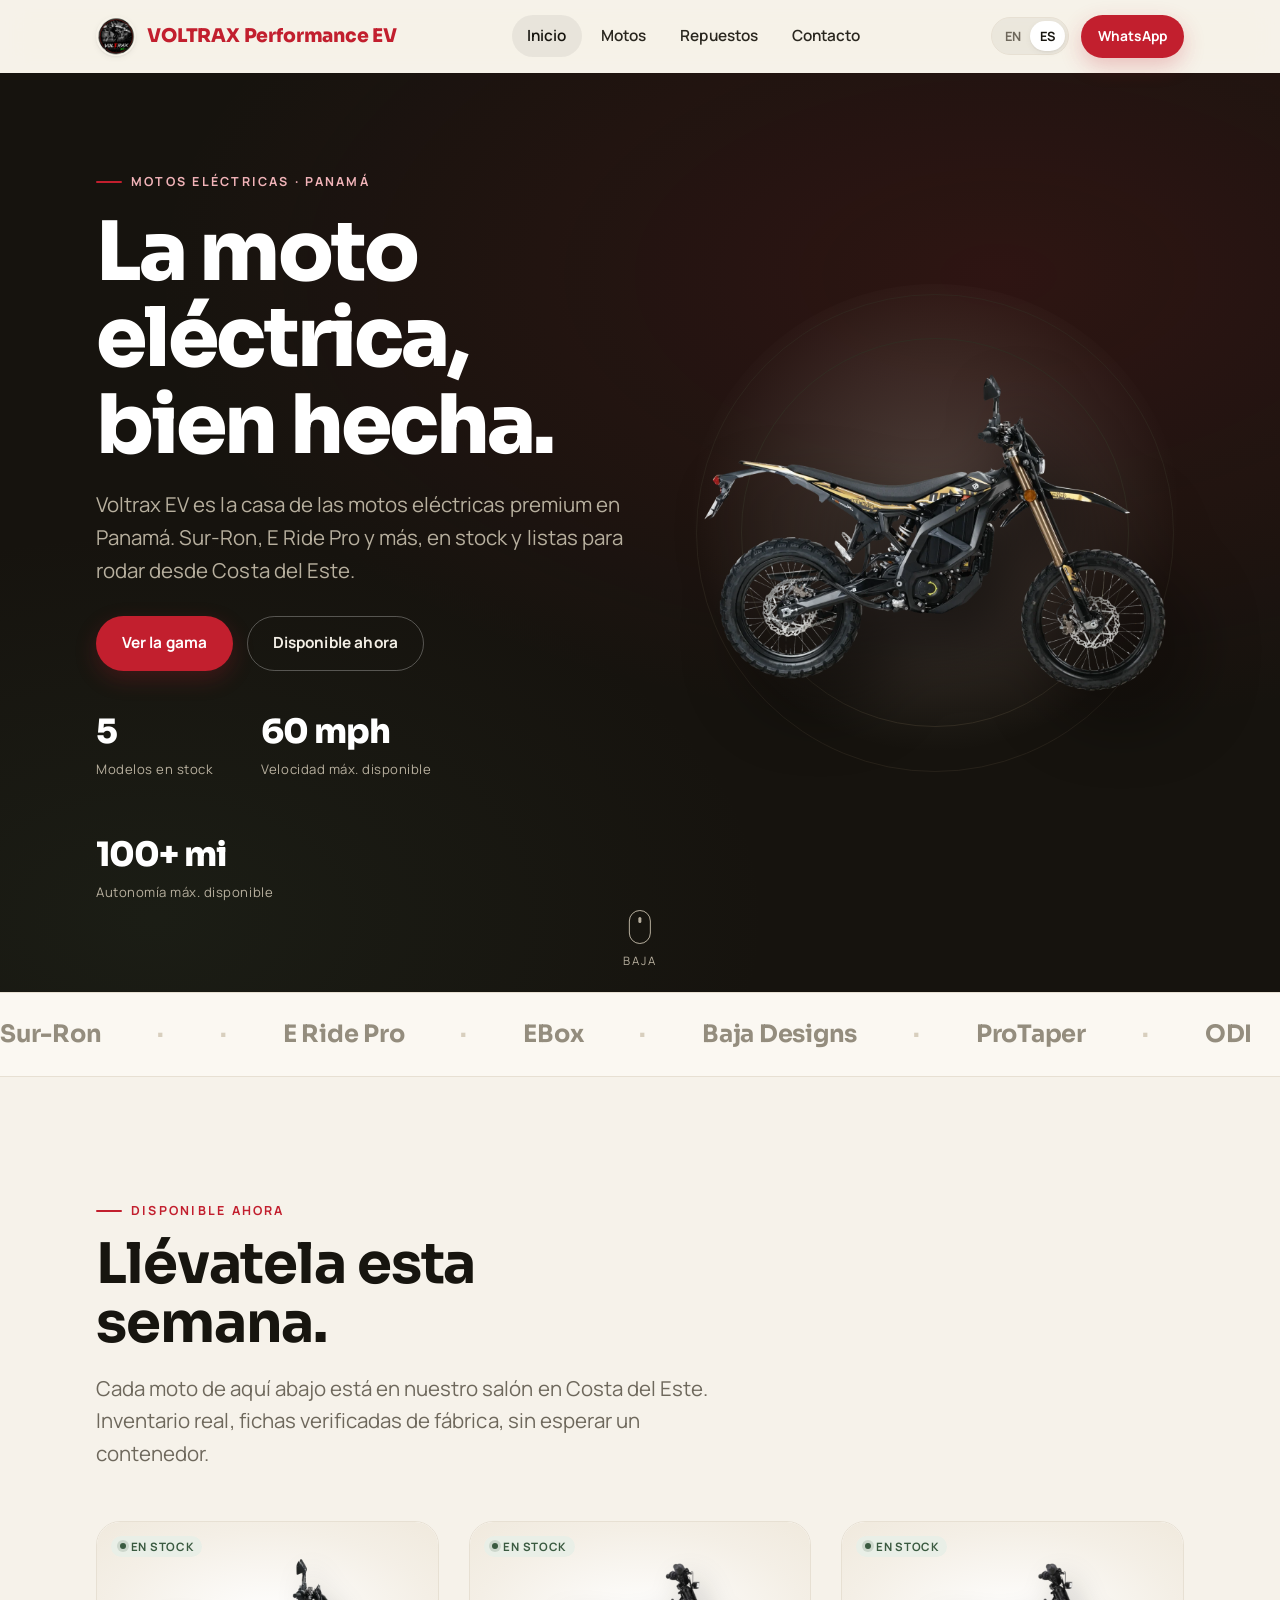
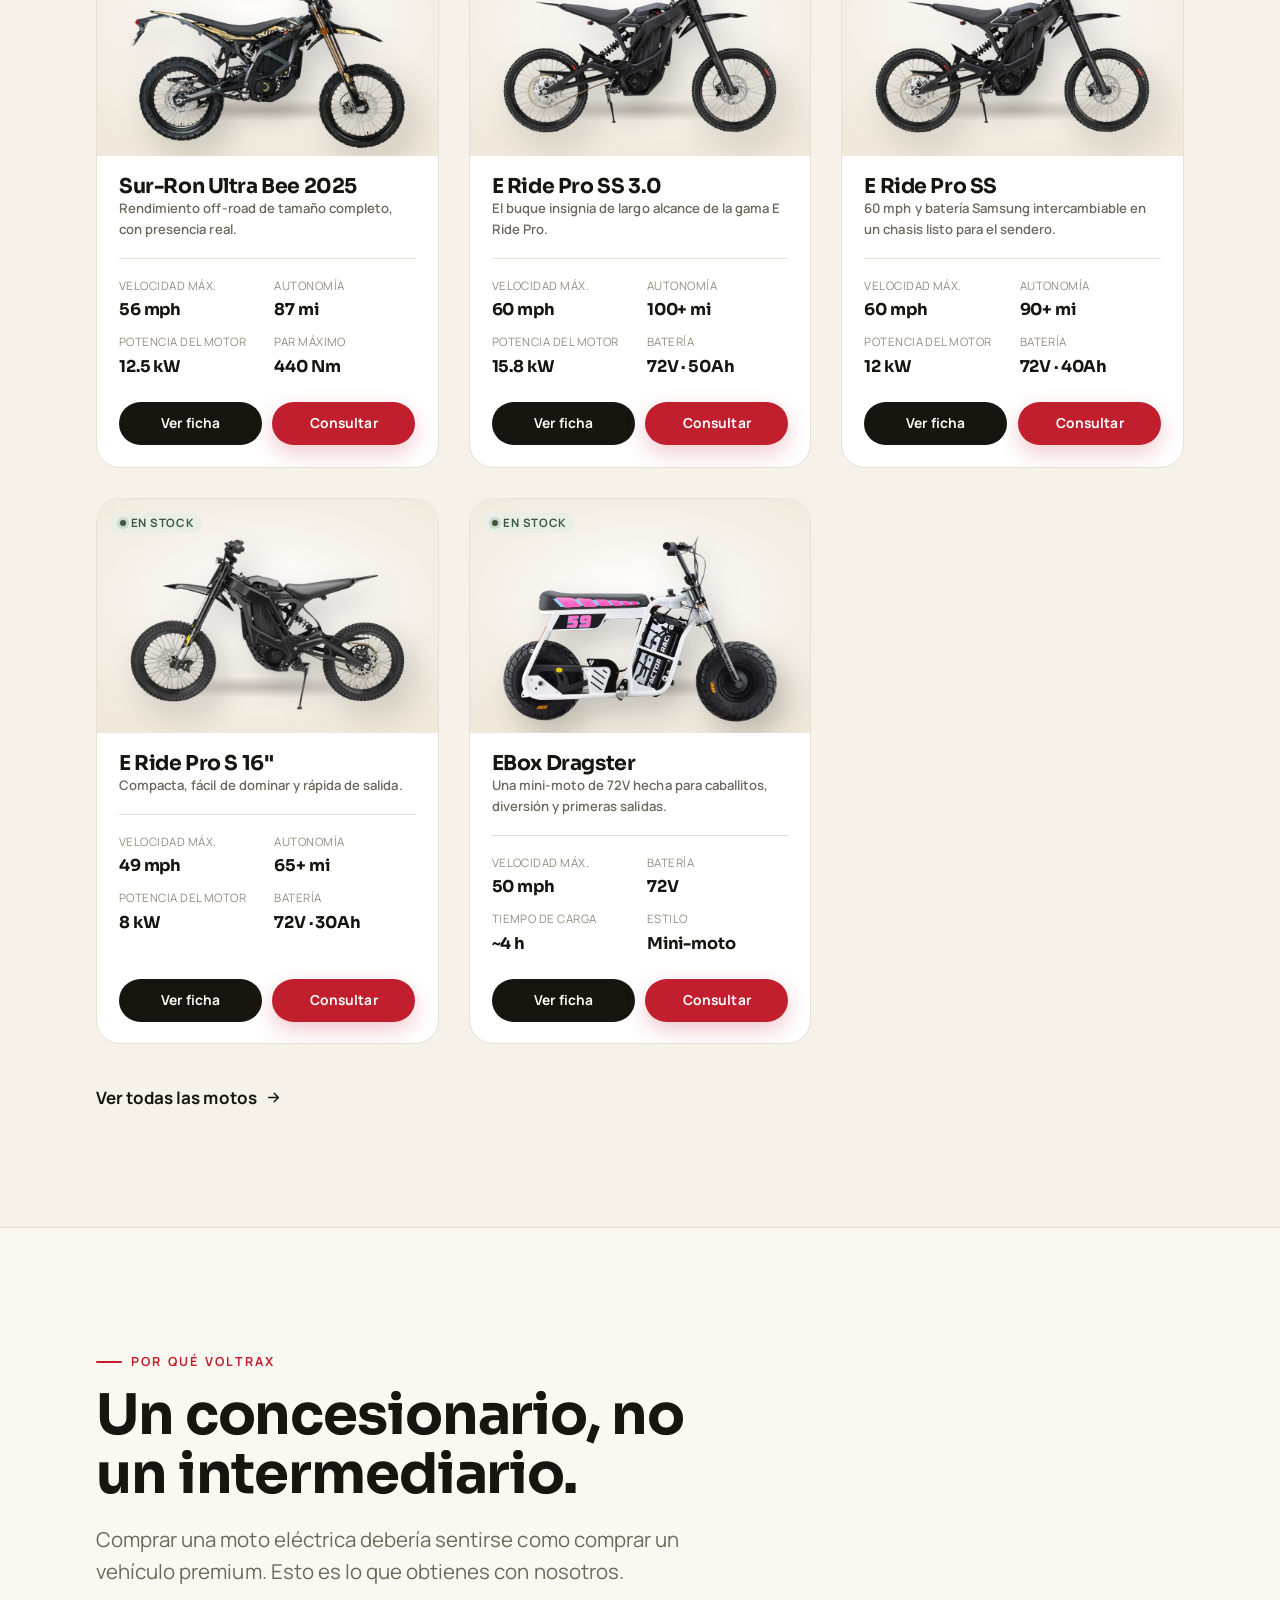
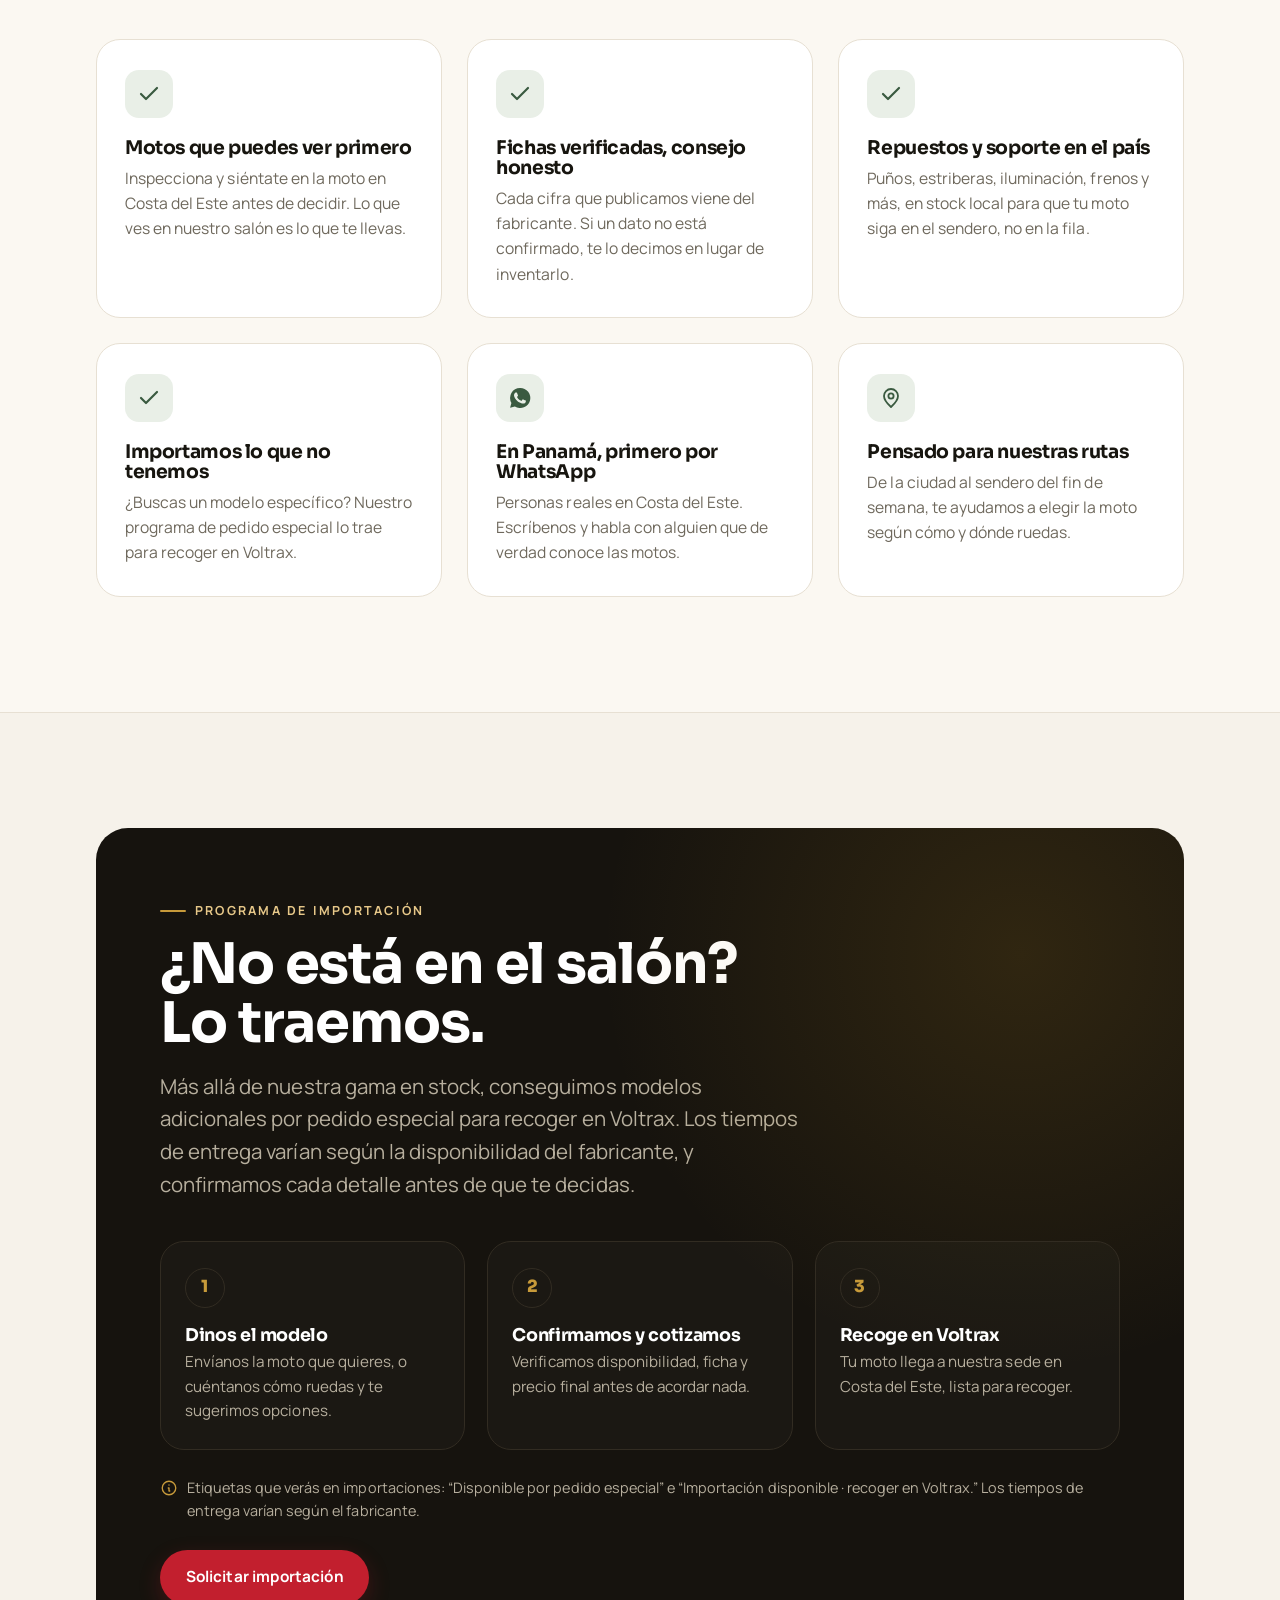
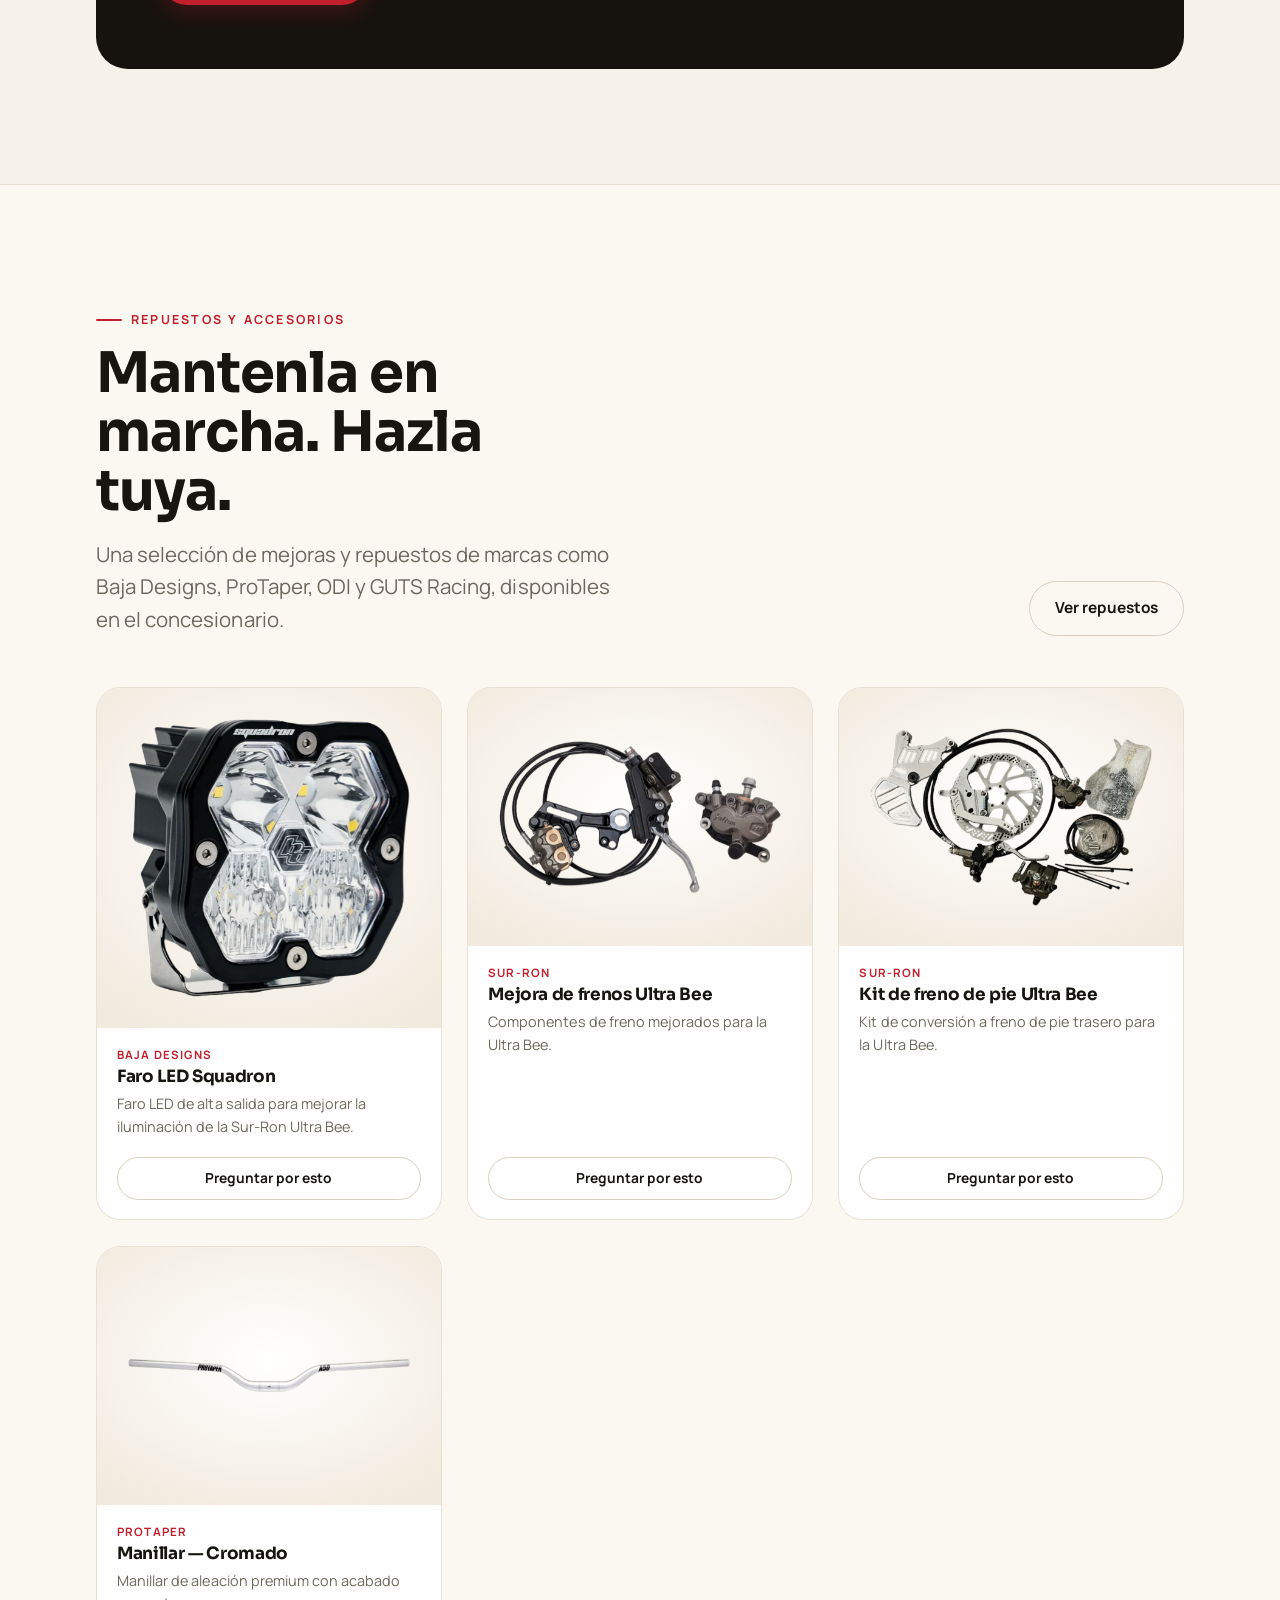
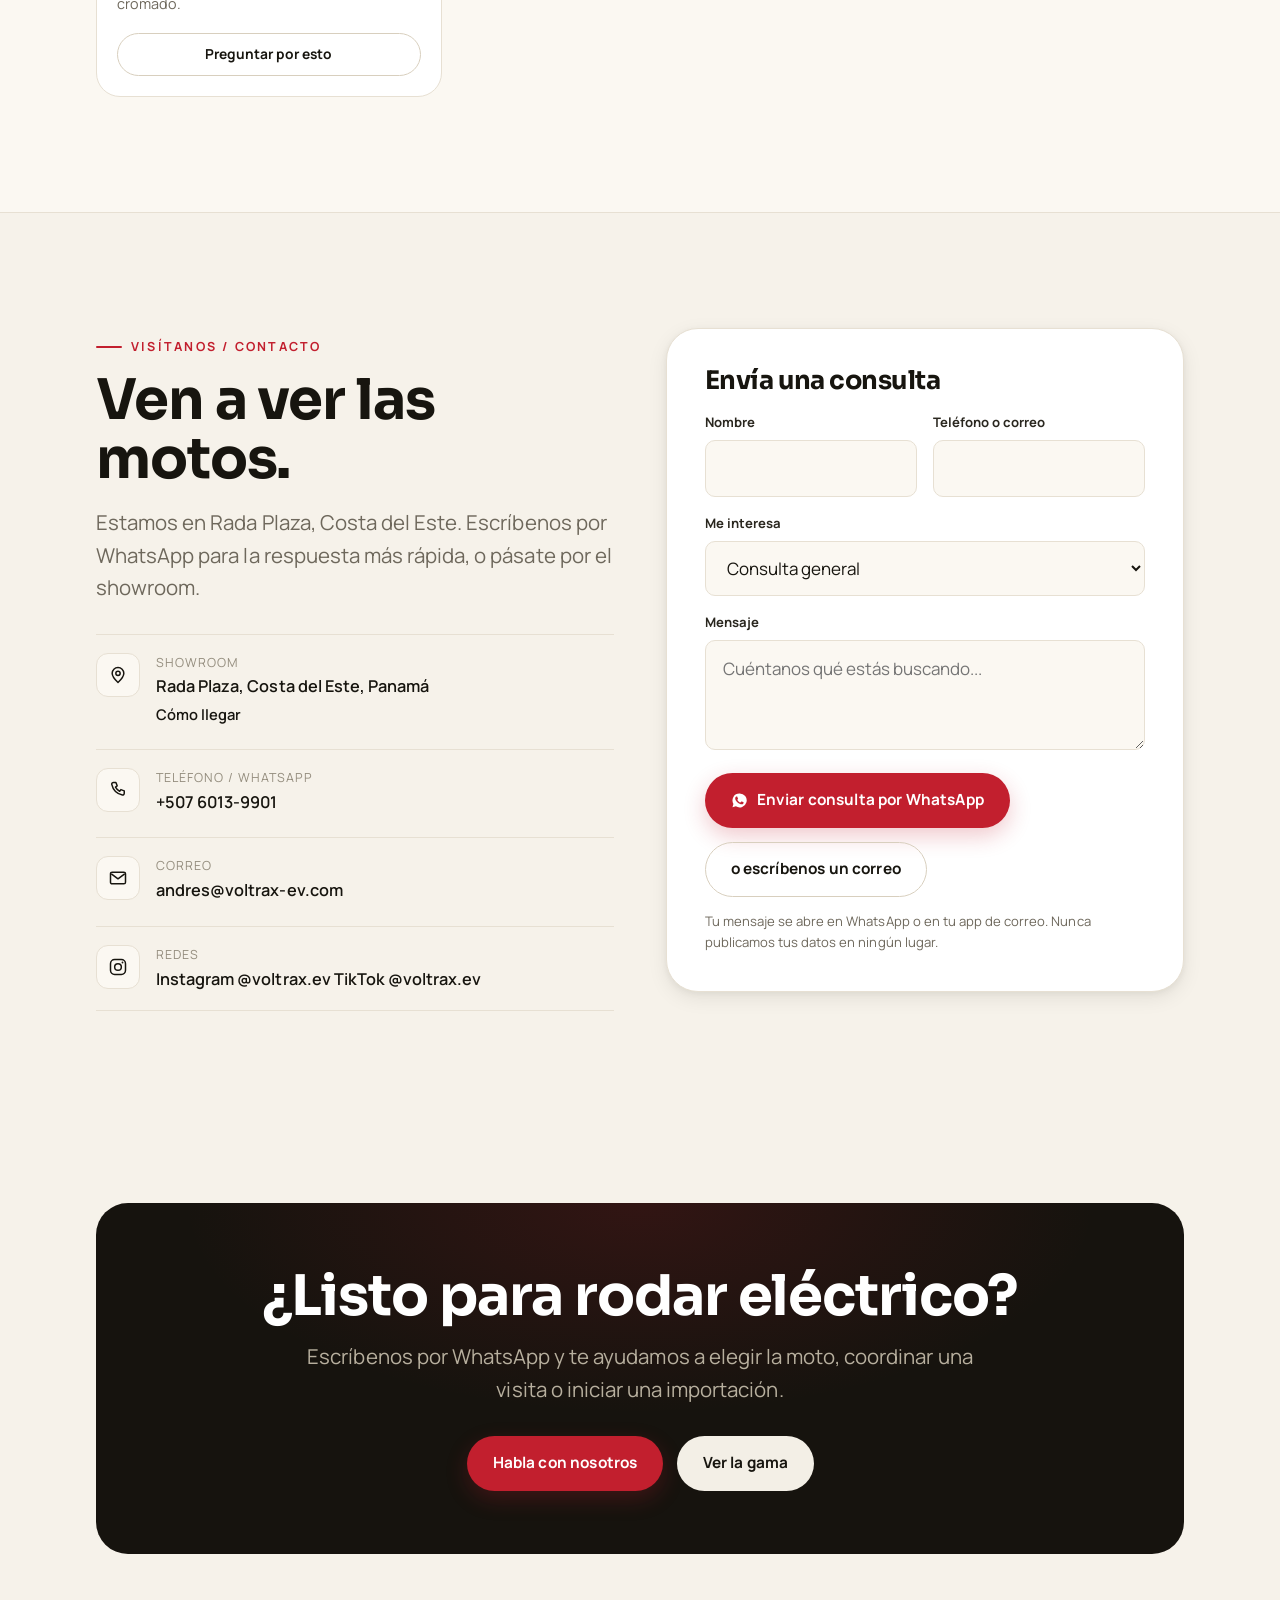
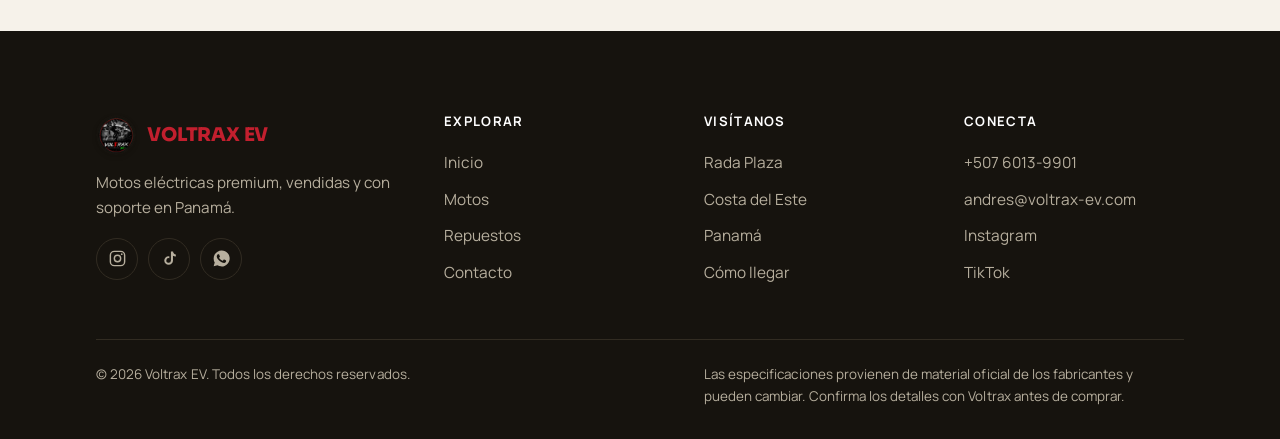
<file: site/index.html>
<!DOCTYPE html>
<html lang="en">
<head>
  <meta charset="UTF-8">
  <meta name="viewport" content="width=device-width, initial-scale=1">
  <script>document.documentElement.className += ' js';</script>
  <title>Voltrax EV — Premium Electric Motorcycles in Panama</title>
  <meta name="description" content="Voltrax EV is Panama's premium electric motorcycle dealership in Costa del Este. Sur-Ron, E Ride Pro and EBox in stock, plus parts and a special-order import program.">
  <link rel="canonical" href="https://voltrax-ev.com/">
  <meta name="theme-color" content="#16130E">

  <!-- Open Graph -->
  <meta property="og:type" content="website">
  <meta property="og:site_name" content="Voltrax EV">
  <meta property="og:title" content="Voltrax EV — Premium Electric Motorcycles in Panama">
  <meta property="og:description" content="Sur-Ron, E Ride Pro and EBox electric motorcycles in stock in Costa del Este, Panama. Parts, service and a special-order import program.">
  <meta property="og:image" content="https://voltrax-ev.com/assets/img/bikes/surron-ultrabee-black.webp">
  <meta property="og:locale" content="en_US">
  <meta property="og:locale:alternate" content="es_PA">
  <meta name="twitter:card" content="summary_large_image">

  <link rel="alternate" hreflang="en" href="https://voltrax-ev.com/">
  <link rel="alternate" hreflang="es" href="https://voltrax-ev.com/?lang=es">
  <link rel="alternate" hreflang="x-default" href="https://voltrax-ev.com/">

  <link rel="icon" href="assets/img/brand/favicon-32.png" sizes="32x32">
  <link rel="apple-touch-icon" href="assets/img/brand/favicon-180.png">
  <link rel="manifest" href="site.webmanifest">

  <link rel="preconnect" href="https://fonts.googleapis.com">
  <link rel="preconnect" href="https://fonts.gstatic.com" crossorigin>
  <link rel="preload" as="image" href="assets/img/bikes/surron-ultrabee-black.webp">
  <link href="https://fonts.googleapis.com/css2?family=Manrope:wght@400;500;600;700;800&family=Sora:wght@600;700;800&display=swap" rel="stylesheet">
  <link rel="stylesheet" href="assets/css/styles.css">

  <script type="application/ld+json">
  {
    "@context": "https://schema.org",
    "@type": "MotorcycleDealer",
    "name": "Voltrax EV",
    "description": "Premium electric motorcycle dealership in Panama.",
    "image": "https://voltrax-ev.com/assets/img/brand/logo.webp",
    "@id": "https://voltrax-ev.com/",
    "url": "https://voltrax-ev.com/",
    "telephone": "+507 6013-9901",
    "email": "andres@voltrax-ev.com",
    "address": {
      "@type": "PostalAddress",
      "streetAddress": "Rada Plaza, Costa del Este",
      "addressLocality": "Panama City",
      "addressCountry": "PA"
    },
    "areaServed": "Panama",
    "sameAs": [
      "https://www.tiktok.com/@voltrax.ev",
      "https://www.instagram.com/voltrax.ev"
    ]
  }
  </script>
</head>
<body>
  <a class="skip-link" href="#main" data-i18n="nav.home">Skip to content</a>

  <!-- ============================================================ HEADER -->
  <header class="site-header">
    <div class="container nav">
      <a class="brand" href="index.html" aria-label="Voltrax EV home">
        <img src="assets/img/brand/logo@192.webp" alt="" width="40" height="40">
        <span><b>VOLTRAX</b> <span data-i18n="brand.perf">Performance EV</span></span>
      </a>
      <nav class="nav-links" aria-label="Primary">
        <a href="index.html" data-nav="index.html" data-i18n="nav.home">Home</a>
        <a href="bikes.html" data-nav="bikes.html" data-i18n="nav.bikes">Bikes</a>
        <a href="parts.html" data-nav="parts.html" data-i18n="nav.parts">Parts</a>
        <a href="index.html#contact" data-i18n="nav.contact">Contact</a>
      </nav>
      <div class="nav-right">
        <div class="lang-toggle" role="group" aria-label="Language">
          <button type="button" data-lang="en" data-i18n="lang.en">EN</button>
          <button type="button" data-lang="es" data-i18n="lang.es">ES</button>
        </div>
        <a class="btn btn--primary btn--sm" href="https://wa.me/50760139901" target="_blank" rel="noopener" data-i18n="cta.whatsapp">WhatsApp</a>
        <button class="nav-toggle" aria-label="Menu" aria-expanded="false" aria-controls="mobileNav"><span></span></button>
      </div>
    </div>
    <nav class="nav-mobile" id="mobileNav" aria-label="Mobile">
      <a href="index.html" data-i18n="nav.home">Home</a>
      <a href="bikes.html" data-i18n="nav.bikes">Bikes</a>
      <a href="parts.html" data-i18n="nav.parts">Parts</a>
      <a href="index.html#contact" data-i18n="nav.contact">Contact</a>
      <a class="btn btn--primary" href="https://wa.me/50760139901" target="_blank" rel="noopener" data-i18n="cta.whatsapp">WhatsApp</a>
    </nav>
  </header>

  <main id="main">
    <!-- ============================================================ HERO -->
    <section class="hero">
      <div class="container hero-inner">
        <div class="hero-copy reveal in">
          <p class="eyebrow" data-i18n="hero.eyebrow">Electric motorcycles · Panama</p>
          <h1 class="h-display" data-i18n="hero.title" style="margin:18px 0">The electric ride, done properly.</h1>
          <p class="lead" data-i18n="hero.sub">Voltrax EV is Panama's home for premium electric motorcycles.</p>
          <div class="btn-row" style="margin-top:30px">
            <a class="btn btn--primary" href="bikes.html" data-i18n="cta.viewBikes">View the lineup</a>
            <a class="btn btn--on-dark" href="#featured" data-i18n="feat.eyebrow">In stock now</a>
          </div>
          <div class="hero-stats">
            <div class="hero-stat"><div class="n" data-i18n="hero.stat1n">5</div><div class="l" data-i18n="hero.stat1l">Models in stock</div></div>
            <div class="hero-stat"><div class="n" data-i18n="hero.stat2n">60 mph</div><div class="l" data-i18n="hero.stat2l">Top speed available</div></div>
            <div class="hero-stat"><div class="n" data-i18n="hero.stat3n">100+ mi</div><div class="l" data-i18n="hero.stat3l">Max range available</div></div>
          </div>
        </div>
        <div class="hero-stage reveal in">
          <span class="disc d2"></span><span class="disc"></span>
          <img class="hero-bike" src="assets/img/bikes/surron-ultrabee-black.webp"
               alt="Sur-Ron Ultra Bee 2025 electric off-road motorcycle" fetchpriority="high" width="1200" height="770">
        </div>
      </div>
      <a class="hero-scroll" href="#featured" aria-label="Scroll to inventory">
        <span class="mouse"></span><span data-i18n="hero.scroll">Scroll</span>
      </a>
    </section>

    <!-- ========================================================= MARQUEE -->
    <div class="marquee" aria-hidden="true">
      <div class="marquee__track">
        <span>Sur-Ron<span></span></span><span>E Ride Pro</span><span>EBox</span><span>Baja Designs</span><span>ProTaper</span><span>ODI</span><span>GUTS Racing</span>
        <span>Sur-Ron</span><span>E Ride Pro</span><span>EBox</span><span>Baja Designs</span><span>ProTaper</span><span>ODI</span><span>GUTS Racing</span>
      </div>
    </div>

    <!-- ======================================================== FEATURED -->
    <section class="section" id="featured">
      <div class="container">
        <div class="section-head reveal">
          <p class="eyebrow" data-i18n="feat.eyebrow">In stock now</p>
          <h2 class="h1" data-i18n="feat.title" style="margin-top:14px">Ride it home this week.</h2>
          <p class="lead" data-i18n="feat.sub">Every bike below is on our floor in Costa del Este.</p>
        </div>
        <div class="grid grid--bikes" id="featuredGrid"></div>
        <div class="reveal" style="margin-top:40px">
          <a class="link-arrow" href="bikes.html"><span data-i18n="cta.exploreBikes">Explore all bikes</span>
            <svg viewBox="0 0 24 24" fill="none"><path d="M5 12h14M13 6l6 6-6 6" stroke="currentColor" stroke-width="2" stroke-linecap="round" stroke-linejoin="round"/></svg></a>
        </div>
      </div>
    </section>

    <!-- ========================================================= WHY US -->
    <section class="section" style="background:var(--cream-2);border-block:1px solid var(--line)">
      <div class="container">
        <div class="section-head reveal">
          <p class="eyebrow" data-i18n="why.eyebrow">Why Voltrax</p>
          <h2 class="h1" data-i18n="why.title" style="margin-top:14px">A dealership, not a drop-ship.</h2>
          <p class="lead" data-i18n="why.sub">Buying an electric motorcycle should feel like buying a premium vehicle.</p>
        </div>
        <div class="adv-grid">
          <article class="adv-card reveal" data-delay="1"><div class="ico" data-why-ico="0"></div><h3 data-i18n="why.1t">Bikes you can see first</h3><p data-i18n="why.1d"></p></article>
          <article class="adv-card reveal" data-delay="2"><div class="ico" data-why-ico="1"></div><h3 data-i18n="why.2t">Verified specs</h3><p data-i18n="why.2d"></p></article>
          <article class="adv-card reveal" data-delay="3"><div class="ico" data-why-ico="2"></div><h3 data-i18n="why.3t">Parts in-country</h3><p data-i18n="why.3d"></p></article>
          <article class="adv-card reveal" data-delay="1"><div class="ico" data-why-ico="3"></div><h3 data-i18n="why.4t">Import program</h3><p data-i18n="why.4d"></p></article>
          <article class="adv-card reveal" data-delay="2"><div class="ico" data-why-ico="4"></div><h3 data-i18n="why.5t">WhatsApp-first</h3><p data-i18n="why.5d"></p></article>
          <article class="adv-card reveal" data-delay="3"><div class="ico" data-why-ico="5"></div><h3 data-i18n="why.6t">For our roads</h3><p data-i18n="why.6d"></p></article>
        </div>
      </div>
    </section>

    <!-- ========================================================== IMPORT -->
    <section class="section">
      <div class="container">
        <div class="import reveal">
          <div style="max-width:64ch">
            <p class="eyebrow" data-i18n="import.eyebrow">Import program</p>
            <h2 class="h1" data-i18n="import.title" style="margin-top:14px">Not on our floor? We'll bring it in.</h2>
            <p class="lead" data-i18n="import.sub" style="margin-top:16px"></p>
          </div>
          <div class="steps">
            <div class="step"><div class="num">1</div><h3 data-i18n="import.s1t">Tell us the model</h3><p data-i18n="import.s1d"></p></div>
            <div class="step"><div class="num">2</div><h3 data-i18n="import.s2t">We confirm and quote</h3><p data-i18n="import.s2d"></p></div>
            <div class="step"><div class="num">3</div><h3 data-i18n="import.s3t">Pickup at Voltrax</h3><p data-i18n="import.s3d"></p></div>
          </div>
          <p class="import-note">
            <svg viewBox="0 0 24 24" fill="none"><circle cx="12" cy="12" r="9" stroke="currentColor" stroke-width="1.8"/><path d="M12 8h.01M11 12h1v4h1" stroke="currentColor" stroke-width="1.8" stroke-linecap="round" stroke-linejoin="round"/></svg>
            <span data-i18n="import.note"></span>
          </p>
          <div class="btn-row" style="margin-top:28px;position:relative;z-index:2">
            <a class="btn btn--primary" data-import-cta href="https://wa.me/50760139901" target="_blank" rel="noopener" data-i18n="import.cta">Request an import</a>
          </div>
        </div>
      </div>
    </section>

    <!-- =================================================== PARTS TEASER -->
    <section class="section" style="background:var(--cream-2);border-block:1px solid var(--line)">
      <div class="container">
        <div class="section-head reveal" style="display:flex;justify-content:space-between;align-items:flex-end;max-width:none;gap:20px;flex-wrap:wrap">
          <div style="max-width:52ch">
            <p class="eyebrow" data-i18n="partsteaser.eyebrow">Parts & accessories</p>
            <h2 class="h1" data-i18n="partsteaser.title" style="margin-top:14px">Keep it running. Make it yours.</h2>
            <p class="lead" data-i18n="partsteaser.sub" style="margin-top:16px"></p>
          </div>
          <a class="btn btn--ghost" href="parts.html" data-i18n="cta.browseParts">Browse parts</a>
        </div>
        <div class="parts-grid" id="partsTeaserGrid"></div>
      </div>
    </section>

    <!-- ========================================================= CONTACT -->
    <section class="section" id="contact">
      <div class="container">
        <div class="contact-grid">
          <div class="reveal">
            <p class="eyebrow" data-i18n="contact.eyebrow">Visit / contact</p>
            <h2 class="h1" data-i18n="contact.title" style="margin-top:14px">Come see the bikes.</h2>
            <p class="lead" data-i18n="contact.sub" style="margin-top:16px"></p>
            <div class="contact-list">
              <div class="contact-item">
                <div class="ico"><svg viewBox="0 0 24 24" fill="none"><path d="M12 21s7-6.3 7-11a7 7 0 1 0-14 0c0 4.7 7 11 7 11Z" stroke="currentColor" stroke-width="1.8" stroke-linejoin="round"/><circle cx="12" cy="10" r="2.6" stroke="currentColor" stroke-width="1.8"/></svg></div>
                <div><div class="k" data-i18n="contact.addressK">Showroom</div>
                  <p>Rada Plaza, Costa del Este, Panamá</p>
                  <a class="link-arrow" style="font-size:.92rem;margin-top:4px" href="https://www.google.com/maps/search/?api=1&query=Rada+Plaza+Costa+del+Este+Panama" target="_blank" rel="noopener"><span data-i18n="cta.getDirections">Get directions</span></a>
                </div>
              </div>
              <div class="contact-item">
                <div class="ico"><svg viewBox="0 0 24 24" fill="none"><path d="M6.5 3h3l1.5 4-2 1.5a12 12 0 0 0 5 5l1.5-2 4 1.5v3a2 2 0 0 1-2.2 2A17 17 0 0 1 4.5 5.2 2 2 0 0 1 6.5 3Z" stroke="currentColor" stroke-width="1.8" stroke-linejoin="round"/></svg></div>
                <div><div class="k" data-i18n="contact.phoneK">Phone / WhatsApp</div>
                  <a href="tel:+50760139901">+507 6013-9901</a>
                </div>
              </div>
              <div class="contact-item">
                <div class="ico"><svg viewBox="0 0 24 24" fill="none"><rect x="3" y="5" width="18" height="14" rx="2" stroke="currentColor" stroke-width="1.8"/><path d="m4 7 8 6 8-6" stroke="currentColor" stroke-width="1.8" stroke-linejoin="round"/></svg></div>
                <div><div class="k" data-i18n="contact.emailK">Email</div>
                  <a href="mailto:andres@voltrax-ev.com">andres@voltrax-ev.com</a>
                </div>
              </div>
              <div class="contact-item">
                <div class="ico"><svg viewBox="0 0 24 24" fill="none"><rect x="3" y="3" width="18" height="18" rx="5" stroke="currentColor" stroke-width="1.8"/><circle cx="12" cy="12" r="4" stroke="currentColor" stroke-width="1.8"/><circle cx="17.4" cy="6.6" r="1.1" fill="currentColor"/></svg></div>
                <div><div class="k" data-i18n="contact.socialK">Social</div>
                  <a href="https://www.instagram.com/voltrax.ev" target="_blank" rel="noopener">Instagram @voltrax.ev</a>
                  <a href="https://www.tiktok.com/@voltrax.ev" target="_blank" rel="noopener">TikTok @voltrax.ev</a>
                </div>
              </div>
            </div>
          </div>

          <form class="card-form reveal" id="inquiryForm" data-delay="1" novalidate>
            <h3 class="h3" data-i18n="contact.formTitle" style="margin-bottom:18px">Send an inquiry</h3>
            <div class="field-row">
              <div class="field">
                <label for="f-name" data-i18n="form.name">Name</label>
                <input id="f-name" name="name_" type="text" autocomplete="name" required>
              </div>
              <div class="field">
                <label for="f-contact" data-i18n="form.contactby">Phone or email</label>
                <input id="f-contact" name="contact_" type="text" autocomplete="tel" required>
              </div>
            </div>
            <div class="field">
              <label for="f-interest" data-i18n="form.interest">I'm interested in</label>
              <select id="f-interest" name="interest">
                <option value="general" data-i18n="form.interestAny">General inquiry</option>
                <option value="surron-ultra-bee">Sur-Ron Ultra Bee 2025</option>
                <option value="eride-pro-ss-3">E Ride Pro SS 3.0</option>
                <option value="eride-pro-ss">E Ride Pro SS</option>
                <option value="eride-pro-s-16">E Ride Pro S 16"</option>
                <option value="ebox-dragster">EBox Dragster</option>
                <option value="import" data-i18n="form.interestImport">An import / special order</option>
                <option value="parts" data-i18n="form.interestParts">Parts & accessories</option>
              </select>
            </div>
            <div class="field">
              <label for="f-message" data-i18n="form.message">Message</label>
              <textarea id="f-message" name="message_" data-i18n-attr="placeholder:form.msgPlaceholder"></textarea>
            </div>
            <div class="btn-row">
              <button type="submit" class="btn btn--primary">
                <svg viewBox="0 0 24 24" fill="currentColor" style="width:1.1em;height:1.1em"><path d="M12 2a10 10 0 0 0-8.6 15l-1.3 4.7 4.8-1.3A10 10 0 1 0 12 2Zm5.6 14.2c-.24.67-1.4 1.3-1.93 1.34-.5.05-1.13.07-1.83-.11a10.6 10.6 0 0 1-1.66-.62c-2.92-1.26-4.83-4.2-4.98-4.4-.15-.2-1.2-1.6-1.2-3.05 0-1.45.76-2.16 1.03-2.46.27-.3.58-.37.78-.37l.56.01c.18 0 .42-.07.66.5.24.58.82 2 .9 2.15.07.15.12.32.02.52-.1.2-.15.32-.3.5-.15.17-.3.38-.44.5-.15.15-.3.31-.13.6.17.3.76 1.25 1.63 2.02 1.12 1 2.06 1.31 2.35 1.46.3.15.47.12.64-.07.17-.2.74-.86.94-1.16.2-.3.4-.25.66-.15.27.1 1.7.8 1.99.95.29.15.48.22.55.34.07.12.07.7-.17 1.37Z"/></svg>
                <span data-i18n="cta.sendInquiry">Send inquiry on WhatsApp</span>
              </button>
              <button type="button" class="btn btn--ghost" id="emailInstead" data-i18n="cta.emailInstead">or email us</button>
            </div>
            <p class="form-note" style="margin-top:14px" data-i18n="form.privacy"></p>
          </form>
        </div>
      </div>
    </section>

    <!-- ========================================================= CTA BAND -->
    <section class="section section--tight">
      <div class="container">
        <div class="cta-band reveal">
          <h2 class="h1" data-i18n="ctaband.title">Ready to ride electric?</h2>
          <p class="lead" data-i18n="ctaband.sub" style="margin-top:14px;max-width:56ch"></p>
          <div class="btn-row">
            <a class="btn btn--primary" href="https://wa.me/50760139901" target="_blank" rel="noopener" data-i18n="cta.talkToUs">Talk to us</a>
            <a class="btn btn--light" href="bikes.html" data-i18n="cta.viewBikes">View the lineup</a>
          </div>
        </div>
      </div>
    </section>
  </main>

  <!-- ============================================================ FOOTER -->
  <footer class="site-footer">
    <div class="container">
      <div class="footer-top">
        <div class="footer-brand">
          <a class="brand" href="index.html"><img src="assets/img/brand/logo@192.webp" alt="" width="40" height="40"><span><b>VOLTRAX</b> EV</span></a>
          <p data-i18n="footer.tagline">Premium electric motorcycles, sold and supported in Panama.</p>
          <div class="socials">
            <a href="https://www.instagram.com/voltrax.ev" target="_blank" rel="noopener" aria-label="Instagram"><svg viewBox="0 0 24 24" fill="none"><rect x="3" y="3" width="18" height="18" rx="5" stroke="currentColor" stroke-width="1.8"/><circle cx="12" cy="12" r="4" stroke="currentColor" stroke-width="1.8"/><circle cx="17.4" cy="6.6" r="1.1" fill="currentColor"/></svg></a>
            <a href="https://www.tiktok.com/@voltrax.ev" target="_blank" rel="noopener" aria-label="TikTok"><svg viewBox="0 0 24 24" fill="currentColor"><path d="M16.5 3c.3 2.1 1.5 3.6 3.5 3.9v2.5c-1.3.1-2.5-.3-3.6-1v6.1a5.5 5.5 0 1 1-5.5-5.5c.3 0 .6 0 .9.1v2.6a2.9 2.9 0 1 0 2 2.8V3h2.7Z"/></svg></a>
            <a href="https://wa.me/50760139901" target="_blank" rel="noopener" aria-label="WhatsApp"><svg viewBox="0 0 24 24" fill="currentColor"><path d="M12 2a10 10 0 0 0-8.6 15l-1.3 4.7 4.8-1.3A10 10 0 1 0 12 2Zm5.6 14.2c-.24.67-1.4 1.3-1.93 1.34-.5.05-1.13.07-1.83-.11a10.6 10.6 0 0 1-1.66-.62c-2.92-1.26-4.83-4.2-4.98-4.4-.15-.2-1.2-1.6-1.2-3.05 0-1.45.76-2.16 1.03-2.46.27-.3.58-.37.78-.37l.56.01c.18 0 .42-.07.66.5.24.58.82 2 .9 2.15.07.15.12.32.02.52-.1.2-.15.32-.3.5-.15.17-.3.38-.44.5-.15.15-.3.31-.13.6.17.3.76 1.25 1.63 2.02 1.12 1 2.06 1.31 2.35 1.46.3.15.47.12.64-.07.17-.2.74-.86.94-1.16.2-.3.4-.25.66-.15.27.1 1.7.8 1.99.95.29.15.48.22.55.34.07.12.07.7-.17 1.37Z"/></svg></a>
          </div>
        </div>
        <div class="footer-col">
          <h4 data-i18n="footer.explore">Explore</h4>
          <a href="index.html" data-i18n="nav.home">Home</a>
          <a href="bikes.html" data-i18n="nav.bikes">Bikes</a>
          <a href="parts.html" data-i18n="nav.parts">Parts</a>
          <a href="index.html#contact" data-i18n="nav.contact">Contact</a>
        </div>
        <div class="footer-col">
          <h4 data-i18n="footer.visit">Visit</h4>
          <p>Rada Plaza</p>
          <p>Costa del Este</p>
          <p>Panamá</p>
          <a href="https://www.google.com/maps/search/?api=1&query=Rada+Plaza+Costa+del+Este+Panama" target="_blank" rel="noopener" data-i18n="cta.getDirections">Get directions</a>
        </div>
        <div class="footer-col">
          <h4 data-i18n="footer.connect">Connect</h4>
          <a href="tel:+50760139901">+507 6013-9901</a>
          <a href="mailto:andres@voltrax-ev.com">andres@voltrax-ev.com</a>
          <a href="https://www.instagram.com/voltrax.ev" target="_blank" rel="noopener">Instagram</a>
          <a href="https://www.tiktok.com/@voltrax.ev" target="_blank" rel="noopener">TikTok</a>
        </div>
      </div>
      <div class="footer-bottom">
        <p>© <span id="year">2026</span> Voltrax EV. <span data-i18n="footer.rights">All rights reserved.</span></p>
        <p style="max-width:60ch;color:var(--on-char-mut)" data-i18n="footer.specsNote"></p>
      </div>
    </div>
  </footer>

  <script src="assets/js/data.js"></script>
  <script src="assets/js/i18n.js"></script>
  <script src="assets/js/app.js"></script>
</body>
</html>
</file>
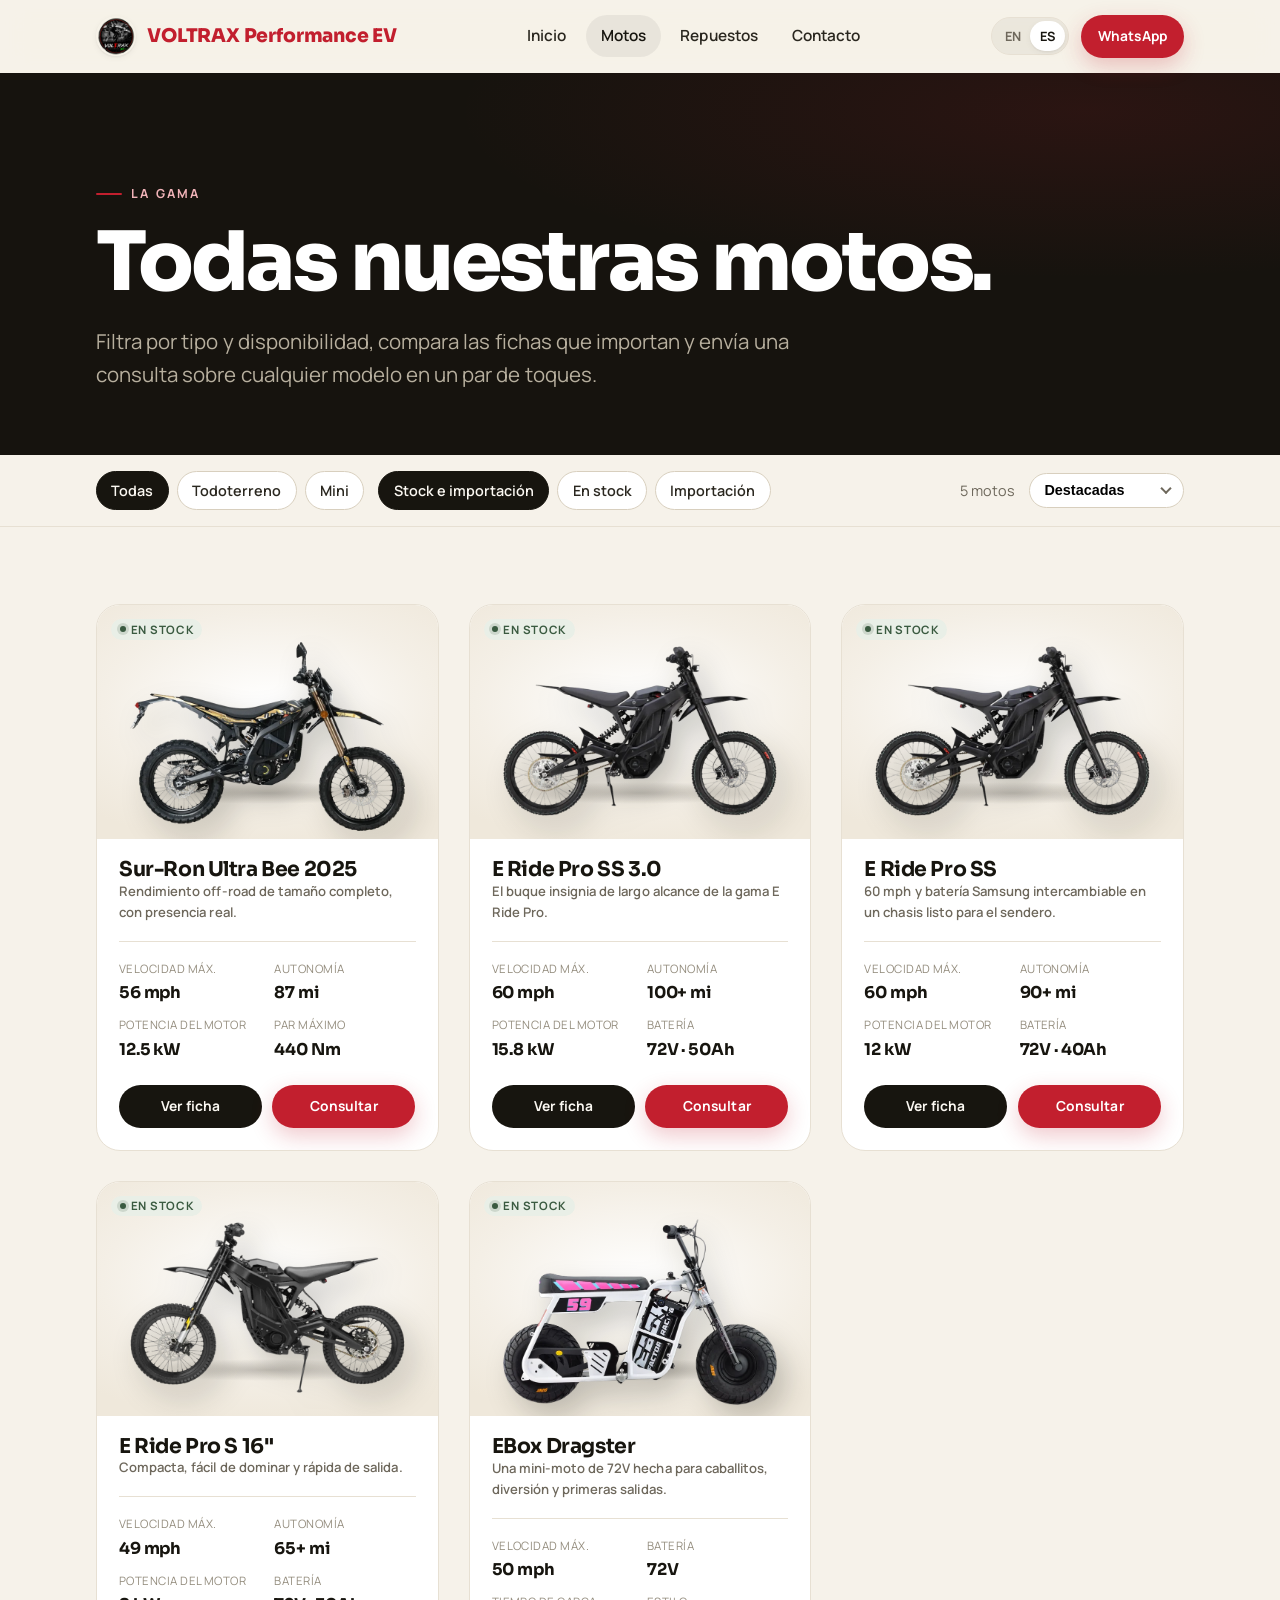
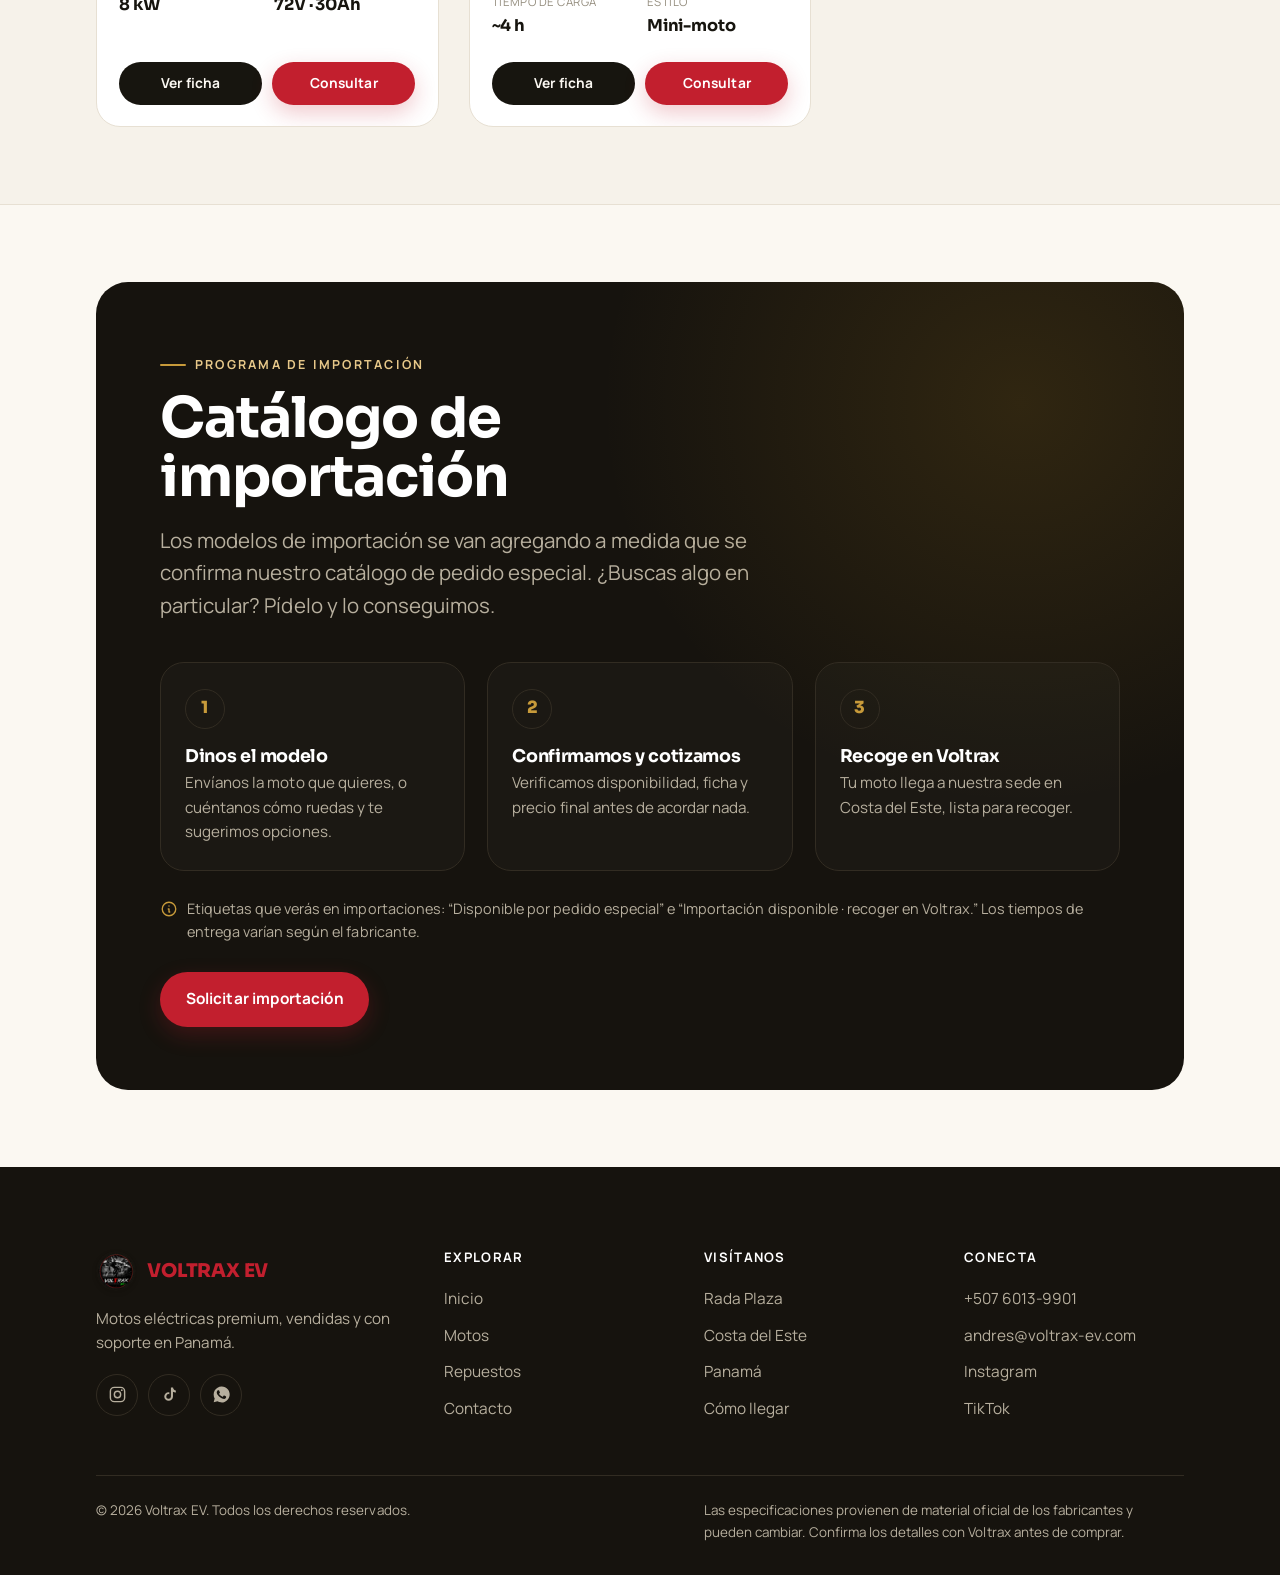
<file: site/bikes.html>
<!DOCTYPE html>
<html lang="en">
<head>
  <meta charset="UTF-8">
  <meta name="viewport" content="width=device-width, initial-scale=1">
  <script>document.documentElement.className += ' js';</script>
  <title>Bikes — Voltrax EV | Electric Motorcycles in Panama</title>
  <meta name="description" content="Browse every electric motorcycle at Voltrax EV: Sur-Ron Ultra Bee, E Ride Pro SS 3.0, Pro SS, Pro S and EBox Dragster. Filter, compare verified specs and inquire.">
  <link rel="canonical" href="https://voltrax-ev.com/bikes.html">
  <meta name="theme-color" content="#16130E">
  <meta property="og:type" content="website">
  <meta property="og:site_name" content="Voltrax EV">
  <meta property="og:title" content="Bikes — Voltrax EV">
  <meta property="og:description" content="Every electric motorcycle at Voltrax EV, with verified manufacturer specs. In stock in Costa del Este, Panama.">
  <meta property="og:image" content="https://voltrax-ev.com/assets/img/bikes/eride-pro-ss-3.webp">
  <link rel="alternate" hreflang="en" href="https://voltrax-ev.com/bikes.html">
  <link rel="alternate" hreflang="es" href="https://voltrax-ev.com/bikes.html?lang=es">
  <link rel="alternate" hreflang="x-default" href="https://voltrax-ev.com/bikes.html">
  <link rel="icon" href="assets/img/brand/favicon-32.png" sizes="32x32">
  <link rel="apple-touch-icon" href="assets/img/brand/favicon-180.png">
  <link rel="manifest" href="site.webmanifest">
  <link rel="preconnect" href="https://fonts.googleapis.com">
  <link rel="preconnect" href="https://fonts.gstatic.com" crossorigin>
  <link href="https://fonts.googleapis.com/css2?family=Manrope:wght@400;500;600;700;800&family=Sora:wght@600;700;800&display=swap" rel="stylesheet">
  <link rel="stylesheet" href="assets/css/styles.css">
</head>
<body>
  <a class="skip-link" href="#main">Skip to content</a>

  <header class="site-header">
    <div class="container nav">
      <a class="brand" href="index.html" aria-label="Voltrax EV home">
        <img src="assets/img/brand/logo@192.webp" alt="" width="40" height="40">
        <span><b>VOLTRAX</b> <span data-i18n="brand.perf">Performance EV</span></span>
      </a>
      <nav class="nav-links" aria-label="Primary">
        <a href="index.html" data-nav="index.html" data-i18n="nav.home">Home</a>
        <a href="bikes.html" data-nav="bikes.html" data-i18n="nav.bikes">Bikes</a>
        <a href="parts.html" data-nav="parts.html" data-i18n="nav.parts">Parts</a>
        <a href="index.html#contact" data-i18n="nav.contact">Contact</a>
      </nav>
      <div class="nav-right">
        <div class="lang-toggle" role="group" aria-label="Language">
          <button type="button" data-lang="en" data-i18n="lang.en">EN</button>
          <button type="button" data-lang="es" data-i18n="lang.es">ES</button>
        </div>
        <a class="btn btn--primary btn--sm" href="https://wa.me/50760139901" target="_blank" rel="noopener" data-i18n="cta.whatsapp">WhatsApp</a>
        <button class="nav-toggle" aria-label="Menu" aria-expanded="false" aria-controls="mobileNav"><span></span></button>
      </div>
    </div>
    <nav class="nav-mobile" id="mobileNav" aria-label="Mobile">
      <a href="index.html" data-i18n="nav.home">Home</a>
      <a href="bikes.html" data-i18n="nav.bikes">Bikes</a>
      <a href="parts.html" data-i18n="nav.parts">Parts</a>
      <a href="index.html#contact" data-i18n="nav.contact">Contact</a>
      <a class="btn btn--primary" href="https://wa.me/50760139901" target="_blank" rel="noopener" data-i18n="cta.whatsapp">WhatsApp</a>
    </nav>
  </header>

  <main id="main">
    <section class="page-hero">
      <div class="container">
        <p class="eyebrow" data-i18n="bikespage.eyebrow">The lineup</p>
        <h1 class="h-display" data-i18n="bikespage.title" style="margin:16px 0 0">Every bike we carry.</h1>
        <p class="lead" data-i18n="bikespage.sub" style="margin-top:18px"></p>
      </div>
    </section>

    <!-- filters -->
    <div class="filters" id="filters">
      <div class="container filters__inner">
        <div class="chip-group" id="typeChips" role="group" aria-label="Filter by type"></div>
        <div class="chip-group" id="availChips" role="group" aria-label="Filter by availability">
          <button class="chip" data-avail="all" aria-pressed="true" data-i18n="filters.availAll">In stock &amp; import</button>
          <button class="chip" data-avail="in-stock" aria-pressed="false" data-i18n="filters.inStock">In stock</button>
          <button class="chip" data-avail="import" aria-pressed="false" data-i18n="filters.import">Import</button>
        </div>
        <div class="filters__spacer"></div>
        <span class="result-count" id="resultCount"></span>
        <div class="select-wrap">
          <label class="sr-only" for="sortSelect" data-i18n="filters.sortLabel">Sort</label>
          <select id="sortSelect">
            <option value="featured" data-i18n="sort.featured">Featured</option>
            <option value="top" data-i18n="sort.speed">Top speed</option>
            <option value="range" data-i18n="sort.range">Range</option>
            <option value="power" data-i18n="sort.power">Power</option>
          </select>
        </div>
      </div>
    </div>

    <section class="section section--tight" aria-labelledby="lineupHeading">
      <div class="container">
        <h2 id="lineupHeading" class="sr-only" data-i18n="feat.title">Our lineup</h2>
        <div class="grid grid--bikes" id="bikeGrid"></div>
      </div>
    </section>

    <!-- import catalog -->
    <section class="section section--tight" style="background:var(--cream-2);border-top:1px solid var(--line)">
      <div class="container">
        <div class="import reveal">
          <div style="max-width:64ch">
            <p class="eyebrow" data-i18n="import.eyebrow">Import program</p>
            <h2 class="h1" data-i18n="import.emptyTitle" style="margin-top:14px">Import catalog</h2>
            <p class="lead" data-i18n="import.emptyBody" style="margin-top:16px"></p>
          </div>
          <div class="steps">
            <div class="step"><div class="num">1</div><h3 data-i18n="import.s1t">Tell us the model</h3><p data-i18n="import.s1d"></p></div>
            <div class="step"><div class="num">2</div><h3 data-i18n="import.s2t">We confirm and quote</h3><p data-i18n="import.s2d"></p></div>
            <div class="step"><div class="num">3</div><h3 data-i18n="import.s3t">Pickup at Voltrax</h3><p data-i18n="import.s3d"></p></div>
          </div>
          <p class="import-note">
            <svg viewBox="0 0 24 24" fill="none"><circle cx="12" cy="12" r="9" stroke="currentColor" stroke-width="1.8"/><path d="M12 8h.01M11 12h1v4h1" stroke="currentColor" stroke-width="1.8" stroke-linecap="round" stroke-linejoin="round"/></svg>
            <span data-i18n="import.note"></span>
          </p>
          <div class="btn-row" style="margin-top:28px;position:relative;z-index:2">
            <a class="btn btn--primary" data-import-cta href="https://wa.me/50760139901" target="_blank" rel="noopener" data-i18n="import.cta">Request an import</a>
          </div>
        </div>
      </div>
    </section>
  </main>

  <footer class="site-footer">
    <div class="container">
      <div class="footer-top">
        <div class="footer-brand">
          <a class="brand" href="index.html"><img src="assets/img/brand/logo@192.webp" alt="" width="40" height="40"><span><b>VOLTRAX</b> EV</span></a>
          <p data-i18n="footer.tagline">Premium electric motorcycles, sold and supported in Panama.</p>
          <div class="socials">
            <a href="https://www.instagram.com/voltrax.ev" target="_blank" rel="noopener" aria-label="Instagram"><svg viewBox="0 0 24 24" fill="none"><rect x="3" y="3" width="18" height="18" rx="5" stroke="currentColor" stroke-width="1.8"/><circle cx="12" cy="12" r="4" stroke="currentColor" stroke-width="1.8"/><circle cx="17.4" cy="6.6" r="1.1" fill="currentColor"/></svg></a>
            <a href="https://www.tiktok.com/@voltrax.ev" target="_blank" rel="noopener" aria-label="TikTok"><svg viewBox="0 0 24 24" fill="currentColor"><path d="M16.5 3c.3 2.1 1.5 3.6 3.5 3.9v2.5c-1.3.1-2.5-.3-3.6-1v6.1a5.5 5.5 0 1 1-5.5-5.5c.3 0 .6 0 .9.1v2.6a2.9 2.9 0 1 0 2 2.8V3h2.7Z"/></svg></a>
            <a href="https://wa.me/50760139901" target="_blank" rel="noopener" aria-label="WhatsApp"><svg viewBox="0 0 24 24" fill="currentColor"><path d="M12 2a10 10 0 0 0-8.6 15l-1.3 4.7 4.8-1.3A10 10 0 1 0 12 2Zm5.6 14.2c-.24.67-1.4 1.3-1.93 1.34-.5.05-1.13.07-1.83-.11a10.6 10.6 0 0 1-1.66-.62c-2.92-1.26-4.83-4.2-4.98-4.4-.15-.2-1.2-1.6-1.2-3.05 0-1.45.76-2.16 1.03-2.46.27-.3.58-.37.78-.37l.56.01c.18 0 .42-.07.66.5.24.58.82 2 .9 2.15.07.15.12.32.02.52-.1.2-.15.32-.3.5-.15.17-.3.38-.44.5-.15.15-.3.31-.13.6.17.3.76 1.25 1.63 2.02 1.12 1 2.06 1.31 2.35 1.46.3.15.47.12.64-.07.17-.2.74-.86.94-1.16.2-.3.4-.25.66-.15.27.1 1.7.8 1.99.95.29.15.48.22.55.34.07.12.07.7-.17 1.37Z"/></svg></a>
          </div>
        </div>
        <div class="footer-col">
          <h4 data-i18n="footer.explore">Explore</h4>
          <a href="index.html" data-i18n="nav.home">Home</a>
          <a href="bikes.html" data-i18n="nav.bikes">Bikes</a>
          <a href="parts.html" data-i18n="nav.parts">Parts</a>
          <a href="index.html#contact" data-i18n="nav.contact">Contact</a>
        </div>
        <div class="footer-col">
          <h4 data-i18n="footer.visit">Visit</h4>
          <p>Rada Plaza</p><p>Costa del Este</p><p>Panamá</p>
          <a href="https://www.google.com/maps/search/?api=1&query=Rada+Plaza+Costa+del+Este+Panama" target="_blank" rel="noopener" data-i18n="cta.getDirections">Get directions</a>
        </div>
        <div class="footer-col">
          <h4 data-i18n="footer.connect">Connect</h4>
          <a href="tel:+50760139901">+507 6013-9901</a>
          <a href="mailto:andres@voltrax-ev.com">andres@voltrax-ev.com</a>
          <a href="https://www.instagram.com/voltrax.ev" target="_blank" rel="noopener">Instagram</a>
          <a href="https://www.tiktok.com/@voltrax.ev" target="_blank" rel="noopener">TikTok</a>
        </div>
      </div>
      <div class="footer-bottom">
        <p>© <span id="year">2026</span> Voltrax EV. <span data-i18n="footer.rights">All rights reserved.</span></p>
        <p style="max-width:60ch;color:var(--on-char-mut)" data-i18n="footer.specsNote"></p>
      </div>
    </div>
  </footer>

  <script src="assets/js/data.js"></script>
  <script src="assets/js/i18n.js"></script>
  <script src="assets/js/app.js"></script>
</body>
</html>
</file>
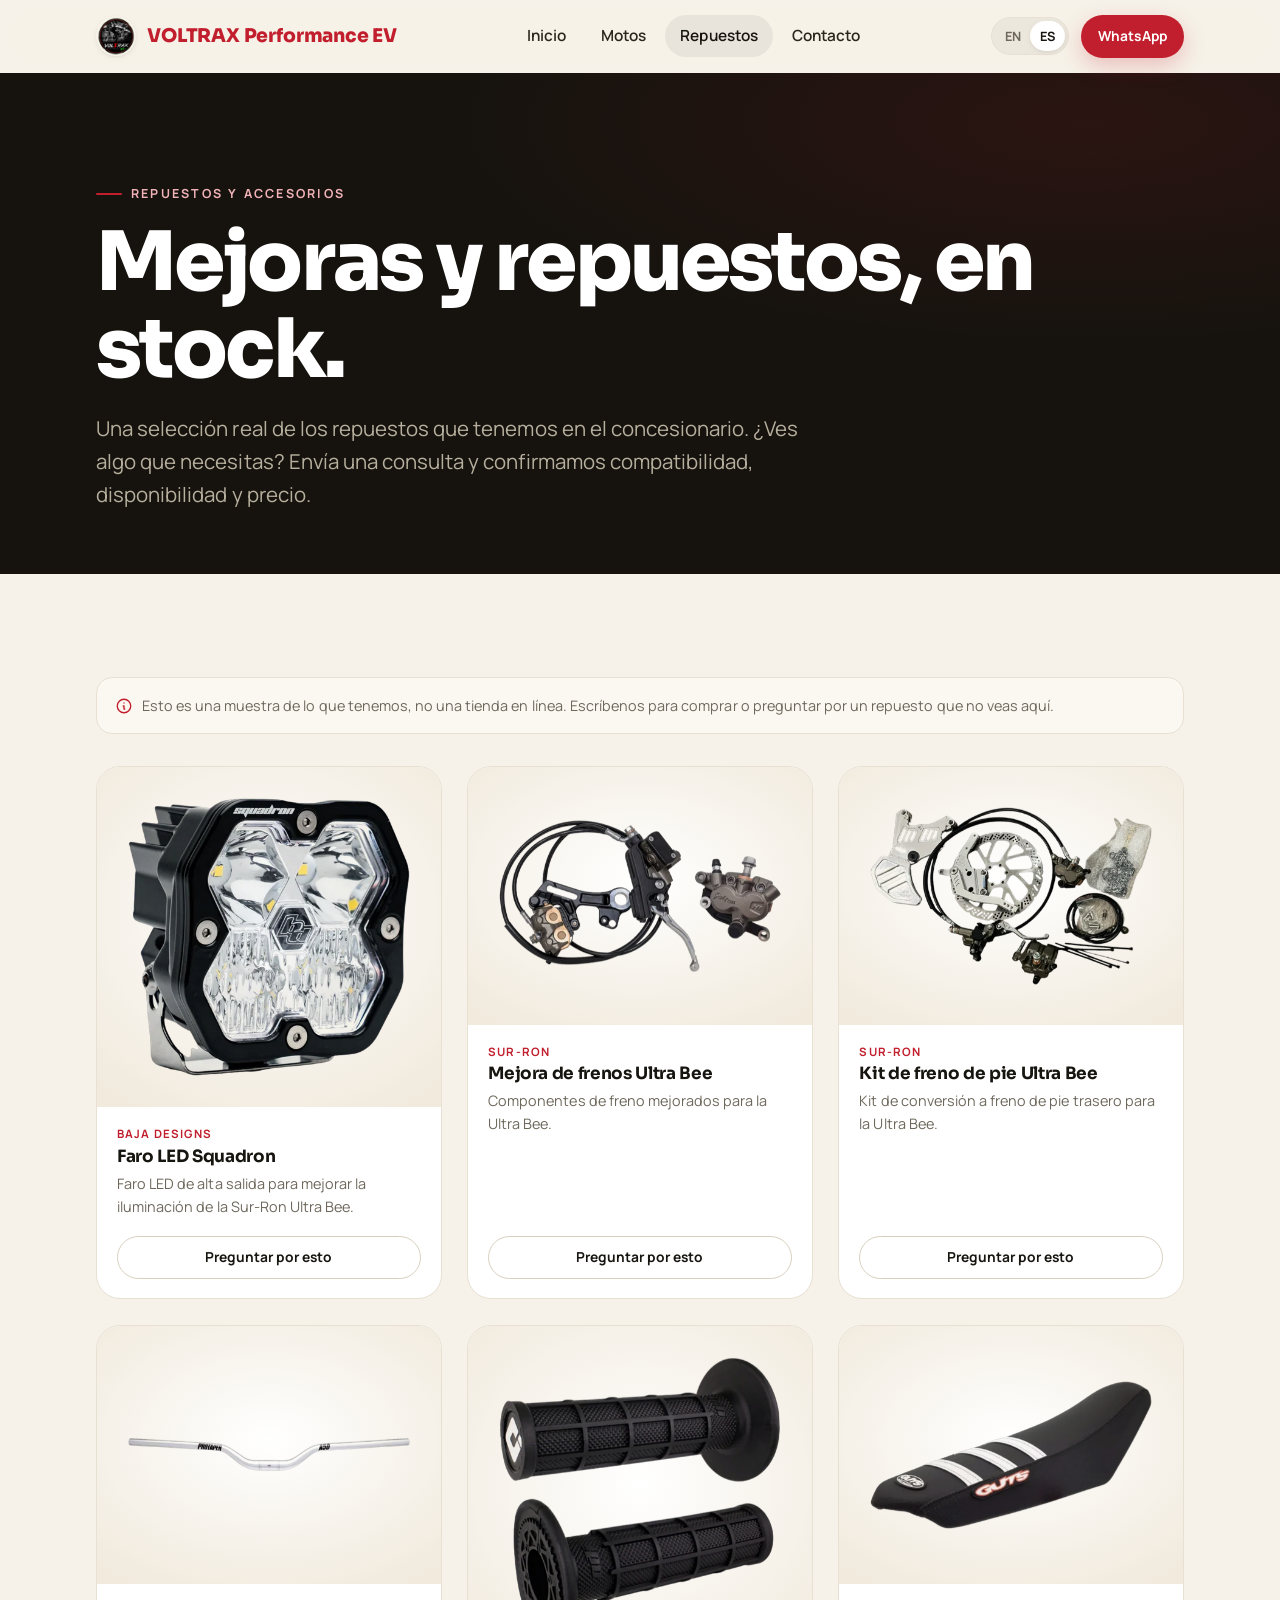
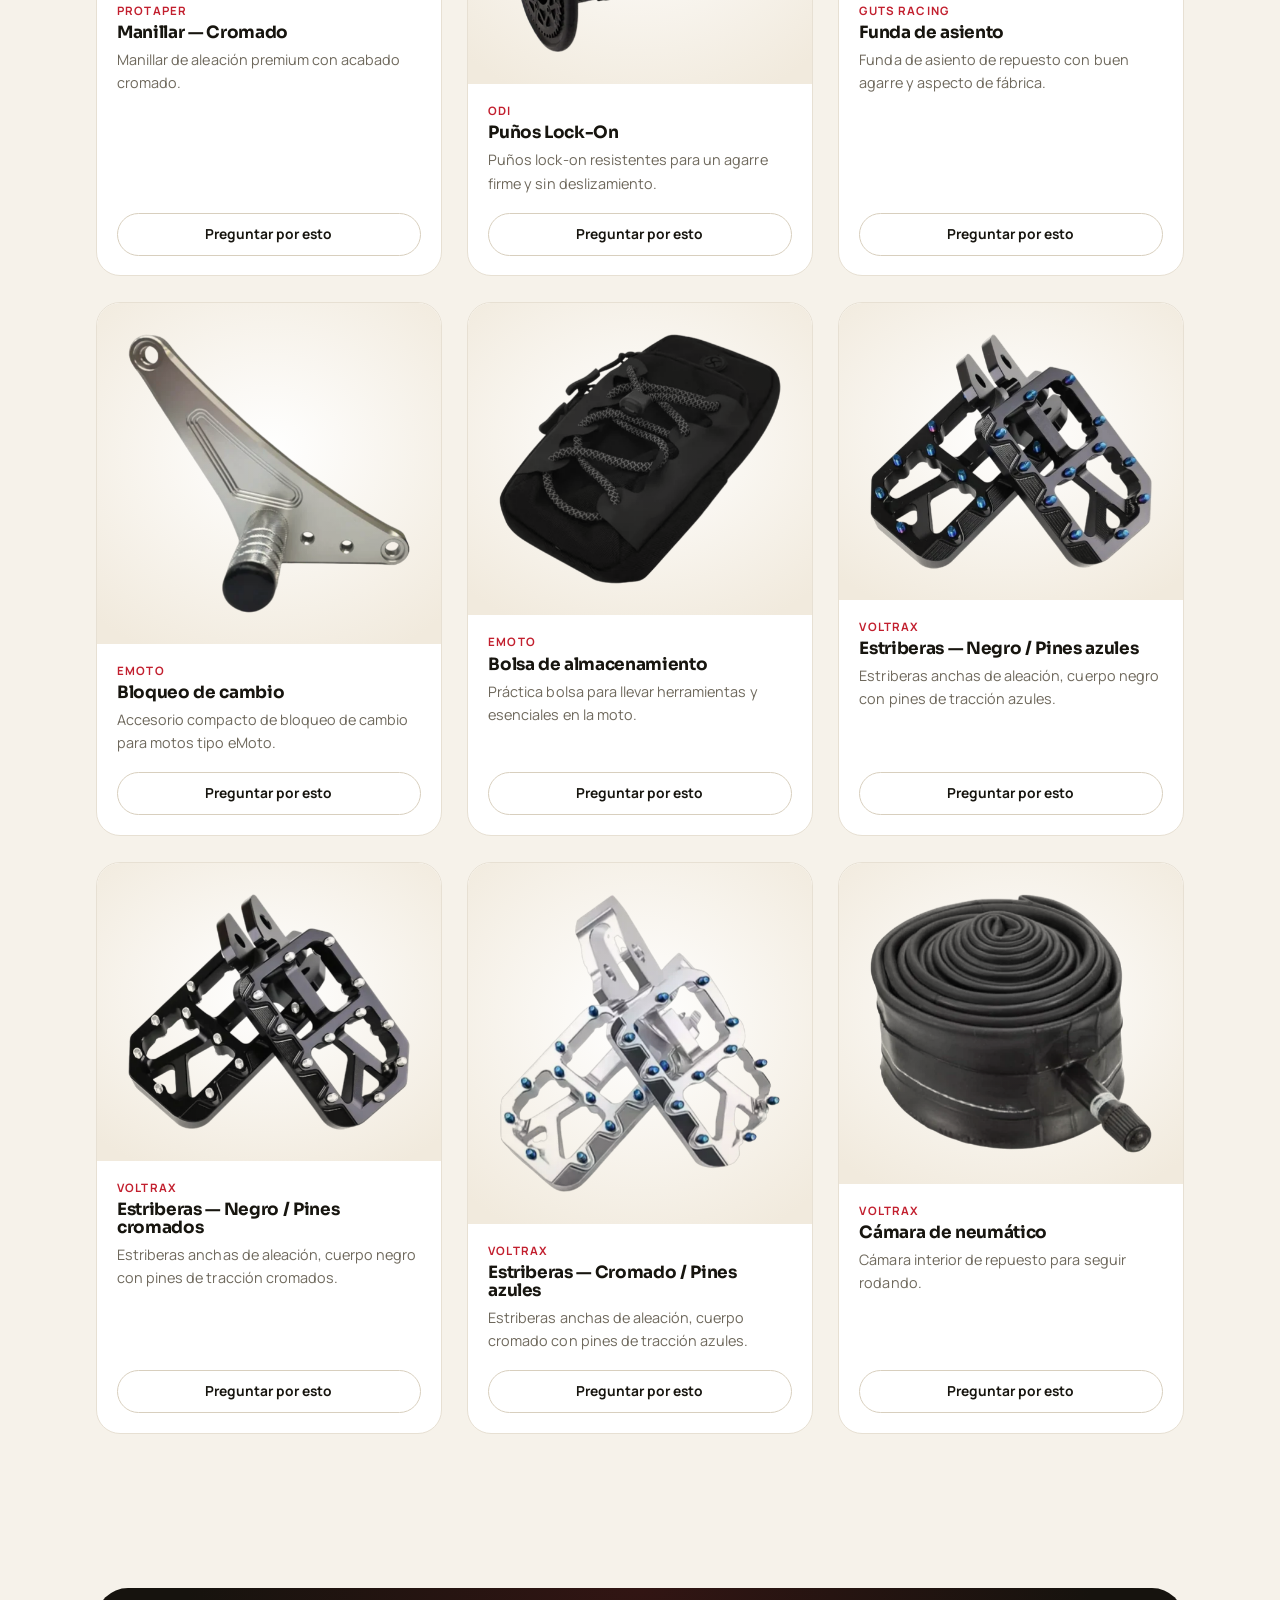
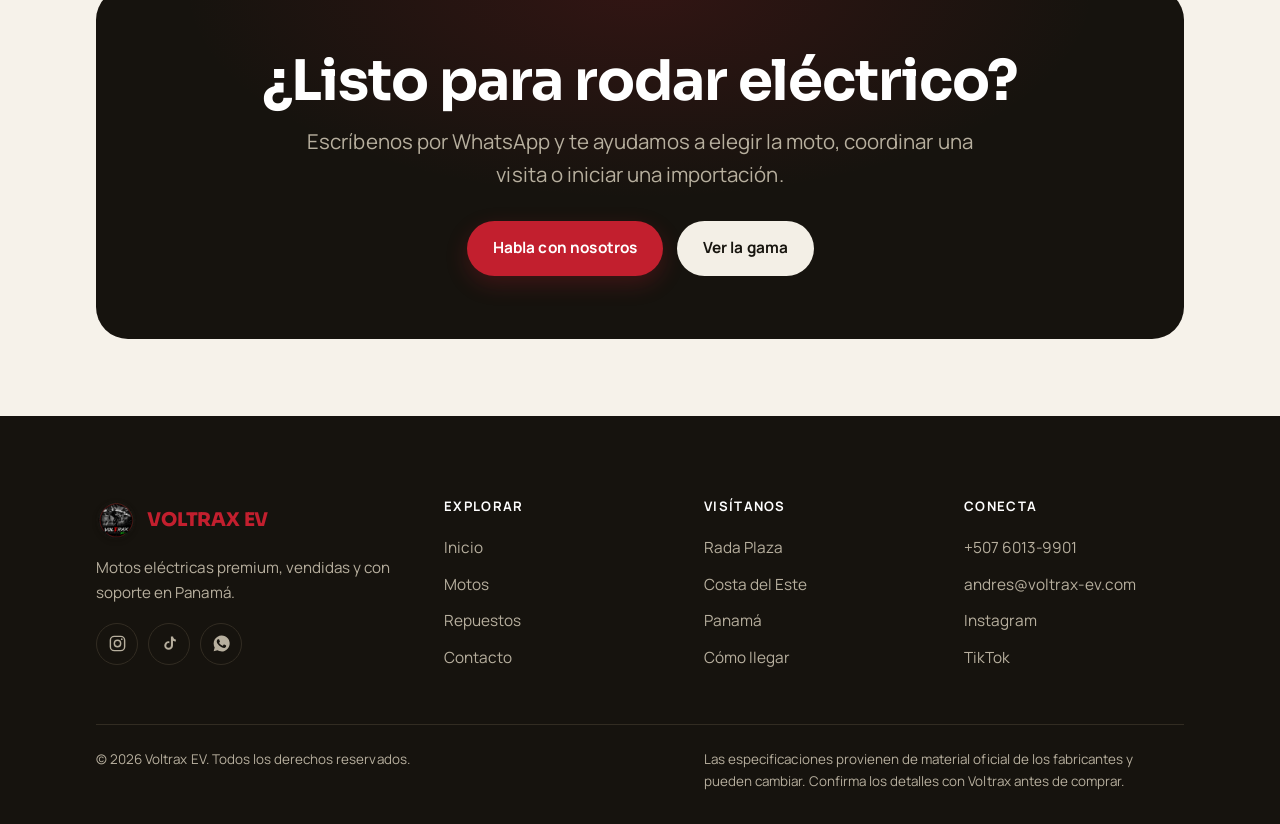
<file: site/parts.html>
<!DOCTYPE html>
<html lang="en">
<head>
  <meta charset="UTF-8">
  <meta name="viewport" content="width=device-width, initial-scale=1">
  <script>document.documentElement.className += ' js';</script>
  <title>Parts &amp; Accessories — Voltrax EV | Panama</title>
  <meta name="description" content="Upgrades and spares stocked at Voltrax EV in Costa del Este: Baja Designs lighting, ProTaper bars, ODI grips, GUTS seat covers, Sur-Ron Ultra Bee parts and more.">
  <link rel="canonical" href="https://voltrax-ev.com/parts.html">
  <meta name="theme-color" content="#16130E">
  <meta property="og:type" content="website">
  <meta property="og:site_name" content="Voltrax EV">
  <meta property="og:title" content="Parts & Accessories — Voltrax EV">
  <meta property="og:description" content="A working selection of the parts and accessories we keep at the dealership in Panama.">
  <meta property="og:image" content="https://voltrax-ev.com/assets/img/parts/protaper-chrome-bars.webp">
  <link rel="alternate" hreflang="en" href="https://voltrax-ev.com/parts.html">
  <link rel="alternate" hreflang="es" href="https://voltrax-ev.com/parts.html?lang=es">
  <link rel="alternate" hreflang="x-default" href="https://voltrax-ev.com/parts.html">
  <link rel="icon" href="assets/img/brand/favicon-32.png" sizes="32x32">
  <link rel="apple-touch-icon" href="assets/img/brand/favicon-180.png">
  <link rel="manifest" href="site.webmanifest">
  <link rel="preconnect" href="https://fonts.googleapis.com">
  <link rel="preconnect" href="https://fonts.gstatic.com" crossorigin>
  <link href="https://fonts.googleapis.com/css2?family=Manrope:wght@400;500;600;700;800&family=Sora:wght@600;700;800&display=swap" rel="stylesheet">
  <link rel="stylesheet" href="assets/css/styles.css">
</head>
<body>
  <a class="skip-link" href="#main">Skip to content</a>

  <header class="site-header">
    <div class="container nav">
      <a class="brand" href="index.html" aria-label="Voltrax EV home">
        <img src="assets/img/brand/logo@192.webp" alt="" width="40" height="40">
        <span><b>VOLTRAX</b> <span data-i18n="brand.perf">Performance EV</span></span>
      </a>
      <nav class="nav-links" aria-label="Primary">
        <a href="index.html" data-nav="index.html" data-i18n="nav.home">Home</a>
        <a href="bikes.html" data-nav="bikes.html" data-i18n="nav.bikes">Bikes</a>
        <a href="parts.html" data-nav="parts.html" data-i18n="nav.parts">Parts</a>
        <a href="index.html#contact" data-i18n="nav.contact">Contact</a>
      </nav>
      <div class="nav-right">
        <div class="lang-toggle" role="group" aria-label="Language">
          <button type="button" data-lang="en" data-i18n="lang.en">EN</button>
          <button type="button" data-lang="es" data-i18n="lang.es">ES</button>
        </div>
        <a class="btn btn--primary btn--sm" href="https://wa.me/50760139901" target="_blank" rel="noopener" data-i18n="cta.whatsapp">WhatsApp</a>
        <button class="nav-toggle" aria-label="Menu" aria-expanded="false" aria-controls="mobileNav"><span></span></button>
      </div>
    </div>
    <nav class="nav-mobile" id="mobileNav" aria-label="Mobile">
      <a href="index.html" data-i18n="nav.home">Home</a>
      <a href="bikes.html" data-i18n="nav.bikes">Bikes</a>
      <a href="parts.html" data-i18n="nav.parts">Parts</a>
      <a href="index.html#contact" data-i18n="nav.contact">Contact</a>
      <a class="btn btn--primary" href="https://wa.me/50760139901" target="_blank" rel="noopener" data-i18n="cta.whatsapp">WhatsApp</a>
    </nav>
  </header>

  <main id="main">
    <section class="page-hero">
      <div class="container">
        <p class="eyebrow" data-i18n="partspage.eyebrow">Parts &amp; accessories</p>
        <h1 class="h-display" data-i18n="partspage.title" style="margin:16px 0 0">Upgrades and spares, in stock.</h1>
        <p class="lead" data-i18n="partspage.sub" style="margin-top:18px"></p>
      </div>
    </section>

    <section class="section section--tight">
      <div class="container">
        <p class="import-note" style="color:var(--muted);background:var(--cream-2);border:1px solid var(--line);border-radius:var(--r-md);padding:16px 18px;margin-bottom:32px">
          <svg viewBox="0 0 24 24" fill="none" style="color:var(--red)"><circle cx="12" cy="12" r="9" stroke="currentColor" stroke-width="1.8"/><path d="M12 8h.01M11 12h1v4h1" stroke="currentColor" stroke-width="1.8" stroke-linecap="round" stroke-linejoin="round"/></svg>
          <span data-i18n="partspage.note"></span>
        </p>
        <div class="parts-grid" id="partsGrid"></div>
      </div>
    </section>

    <section class="section section--tight">
      <div class="container">
        <div class="cta-band reveal">
          <h2 class="h1" data-i18n="ctaband.title">Ready to ride electric?</h2>
          <p class="lead" data-i18n="ctaband.sub" style="margin-top:14px;max-width:56ch"></p>
          <div class="btn-row">
            <a class="btn btn--primary" href="https://wa.me/50760139901" target="_blank" rel="noopener" data-i18n="cta.talkToUs">Talk to us</a>
            <a class="btn btn--light" href="bikes.html" data-i18n="cta.viewBikes">View the lineup</a>
          </div>
        </div>
      </div>
    </section>
  </main>

  <footer class="site-footer">
    <div class="container">
      <div class="footer-top">
        <div class="footer-brand">
          <a class="brand" href="index.html"><img src="assets/img/brand/logo@192.webp" alt="" width="40" height="40"><span><b>VOLTRAX</b> EV</span></a>
          <p data-i18n="footer.tagline">Premium electric motorcycles, sold and supported in Panama.</p>
          <div class="socials">
            <a href="https://www.instagram.com/voltrax.ev" target="_blank" rel="noopener" aria-label="Instagram"><svg viewBox="0 0 24 24" fill="none"><rect x="3" y="3" width="18" height="18" rx="5" stroke="currentColor" stroke-width="1.8"/><circle cx="12" cy="12" r="4" stroke="currentColor" stroke-width="1.8"/><circle cx="17.4" cy="6.6" r="1.1" fill="currentColor"/></svg></a>
            <a href="https://www.tiktok.com/@voltrax.ev" target="_blank" rel="noopener" aria-label="TikTok"><svg viewBox="0 0 24 24" fill="currentColor"><path d="M16.5 3c.3 2.1 1.5 3.6 3.5 3.9v2.5c-1.3.1-2.5-.3-3.6-1v6.1a5.5 5.5 0 1 1-5.5-5.5c.3 0 .6 0 .9.1v2.6a2.9 2.9 0 1 0 2 2.8V3h2.7Z"/></svg></a>
            <a href="https://wa.me/50760139901" target="_blank" rel="noopener" aria-label="WhatsApp"><svg viewBox="0 0 24 24" fill="currentColor"><path d="M12 2a10 10 0 0 0-8.6 15l-1.3 4.7 4.8-1.3A10 10 0 1 0 12 2Zm5.6 14.2c-.24.67-1.4 1.3-1.93 1.34-.5.05-1.13.07-1.83-.11a10.6 10.6 0 0 1-1.66-.62c-2.92-1.26-4.83-4.2-4.98-4.4-.15-.2-1.2-1.6-1.2-3.05 0-1.45.76-2.16 1.03-2.46.27-.3.58-.37.78-.37l.56.01c.18 0 .42-.07.66.5.24.58.82 2 .9 2.15.07.15.12.32.02.52-.1.2-.15.32-.3.5-.15.17-.3.38-.44.5-.15.15-.3.31-.13.6.17.3.76 1.25 1.63 2.02 1.12 1 2.06 1.31 2.35 1.46.3.15.47.12.64-.07.17-.2.74-.86.94-1.16.2-.3.4-.25.66-.15.27.1 1.7.8 1.99.95.29.15.48.22.55.34.07.12.07.7-.17 1.37Z"/></svg></a>
          </div>
        </div>
        <div class="footer-col">
          <h4 data-i18n="footer.explore">Explore</h4>
          <a href="index.html" data-i18n="nav.home">Home</a>
          <a href="bikes.html" data-i18n="nav.bikes">Bikes</a>
          <a href="parts.html" data-i18n="nav.parts">Parts</a>
          <a href="index.html#contact" data-i18n="nav.contact">Contact</a>
        </div>
        <div class="footer-col">
          <h4 data-i18n="footer.visit">Visit</h4>
          <p>Rada Plaza</p><p>Costa del Este</p><p>Panamá</p>
          <a href="https://www.google.com/maps/search/?api=1&query=Rada+Plaza+Costa+del+Este+Panama" target="_blank" rel="noopener" data-i18n="cta.getDirections">Get directions</a>
        </div>
        <div class="footer-col">
          <h4 data-i18n="footer.connect">Connect</h4>
          <a href="tel:+50760139901">+507 6013-9901</a>
          <a href="mailto:andres@voltrax-ev.com">andres@voltrax-ev.com</a>
          <a href="https://www.instagram.com/voltrax.ev" target="_blank" rel="noopener">Instagram</a>
          <a href="https://www.tiktok.com/@voltrax.ev" target="_blank" rel="noopener">TikTok</a>
        </div>
      </div>
      <div class="footer-bottom">
        <p>© <span id="year">2026</span> Voltrax EV. <span data-i18n="footer.rights">All rights reserved.</span></p>
        <p style="max-width:60ch;color:var(--on-char-mut)" data-i18n="footer.specsNote"></p>
      </div>
    </div>
  </footer>

  <script src="assets/js/data.js"></script>
  <script src="assets/js/i18n.js"></script>
  <script src="assets/js/app.js"></script>
</body>
</html>
</file>
<file: site/assets/css/styles.css>
/* ==========================================================================
   Voltrax EV — Design System
   Premium, warm-neutral, motorcycle-first. Inspired by Apple / Porsche / Arc.
   ========================================================================== */

:root {
  /* Warm neutral palette */
  --cream:        #F6F2EA;
  --cream-2:      #FBF8F2;
  --paper:        #FFFFFF;
  --ink:          #17150F;
  --ink-soft:     #2A271F;
  --muted:        #6E685C;
  --muted-2:      #948D7E;
  --line:         #E7E0D3;
  --line-strong:  #D8CFBE;

  /* Deep "stage" tones for hero + bike showcases */
  --char:         #16130E;
  --char-2:       #1E1A13;
  --char-line:    #322C22;
  --on-char:      #F3EFE6;
  --on-char-mut:  #B7AF9E;

  /* Brand accents (restrained, drawn from the Voltrax badge) */
  --red:          #C21F2E;
  --red-deep:     #A5182A;
  --forest:       #3A5A40;   /* in-stock / natural green, not neon */
  --forest-soft:  #E9EFE7;
  --sand:         #C9BCA3;

  /* Elevation */
  --shadow-sm: 0 1px 2px rgba(23,21,15,.05), 0 2px 6px rgba(23,21,15,.05);
  --shadow-md: 0 6px 20px rgba(23,21,15,.08), 0 2px 6px rgba(23,21,15,.05);
  --shadow-lg: 0 24px 60px rgba(23,21,15,.14), 0 8px 20px rgba(23,21,15,.08);
  --shadow-bike: 34px 40px 44px rgba(20,16,10,.28);

  /* Geometry */
  --r-sm: 10px;
  --r-md: 16px;
  --r-lg: 24px;
  --r-xl: 32px;
  --r-pill: 999px;

  /* Type */
  --font-display: "Sora", ui-sans-serif, system-ui, -apple-system, "Segoe UI", sans-serif;
  --font-body: "Manrope", ui-sans-serif, system-ui, -apple-system, "Segoe UI", Roboto, sans-serif;

  /* Layout */
  --container: 1200px;
  --gutter: clamp(20px, 5vw, 56px);
  --nav-h: 72px;

  --ease: cubic-bezier(.22, .61, .36, 1);
}

/* ------------------------------------------------------------------ reset */
*, *::before, *::after { box-sizing: border-box; }
* { margin: 0; }
html { -webkit-text-size-adjust: 100%; scroll-behavior: smooth; }
@media (prefers-reduced-motion: reduce) {
  html { scroll-behavior: auto; }
  *, *::before, *::after { animation-duration: .001ms !important; animation-iteration-count: 1 !important; transition-duration: .001ms !important; }
}

body {
  font-family: var(--font-body);
  color: var(--ink);
  background: var(--cream);
  line-height: 1.6;
  font-size: 17px;
  letter-spacing: .002em;
  -webkit-font-smoothing: antialiased;
  text-rendering: optimizeLegibility;
  overflow-x: hidden;
}

img { max-width: 100%; display: block; height: auto; }
a { color: inherit; text-decoration: none; }
button { font: inherit; color: inherit; cursor: pointer; background: none; border: none; }
ul { list-style: none; padding: 0; }
:focus-visible { outline: 2.5px solid var(--red); outline-offset: 3px; border-radius: 4px; }

/* ---------------------------------------------------------------- headings */
h1, h2, h3, h4 { font-family: var(--font-display); font-weight: 700; line-height: 1.06; letter-spacing: -.02em; color: var(--ink); }
.h-display { font-size: clamp(2.6rem, 6.4vw, 5.4rem); font-weight: 800; letter-spacing: -.035em; }
.h1 { font-size: clamp(2.1rem, 4.6vw, 3.5rem); }
.h2 { font-size: clamp(1.7rem, 3.4vw, 2.7rem); }
.h3 { font-size: clamp(1.25rem, 2vw, 1.6rem); }
.eyebrow {
  font-family: var(--font-body);
  font-weight: 700; font-size: .78rem; letter-spacing: .18em; text-transform: uppercase;
  color: var(--red); display: inline-flex; align-items: center; gap: .55rem;
}
.eyebrow::before { content: ""; width: 26px; height: 2px; background: var(--red); border-radius: 2px; }
.lead { font-size: clamp(1.05rem, 1.6vw, 1.28rem); color: var(--muted); max-width: 60ch; }
.muted { color: var(--muted); }

/* ----------------------------------------------------------------- layout */
.container { width: 100%; max-width: var(--container); margin-inline: auto; padding-inline: var(--gutter); }
.section { padding-block: clamp(64px, 9vw, 128px); }
.section--tight { padding-block: clamp(48px, 6vw, 84px); }
.section-head { max-width: 62ch; margin-bottom: clamp(32px, 4vw, 56px); }
.section-head .lead { margin-top: 18px; }
.center { text-align: center; margin-inline: auto; }
.center .lead { margin-inline: auto; }
.stack > * + * { margin-top: 1rem; }

/* ---------------------------------------------------------------- buttons */
.btn {
  display: inline-flex; align-items: center; justify-content: center; gap: .6em;
  padding: .92em 1.6em; border-radius: var(--r-pill);
  font-family: var(--font-body); font-weight: 700; font-size: .96rem; letter-spacing: .01em;
  transition: transform .35s var(--ease), background-color .3s var(--ease), box-shadow .35s var(--ease), color .3s var(--ease), border-color .3s var(--ease);
  will-change: transform; border: 1.5px solid transparent; text-align: center;
}
.btn svg { width: 1.1em; height: 1.1em; flex: none; }
.btn--primary { background: var(--red); color: #fff; box-shadow: 0 8px 22px rgba(194,31,46,.24); }
.btn--primary:hover { background: var(--red-deep); transform: translateY(-2px); box-shadow: 0 14px 30px rgba(194,31,46,.30); }
.btn--dark { background: var(--ink); color: var(--cream-2); }
.btn--dark:hover { background: #000; transform: translateY(-2px); box-shadow: var(--shadow-md); }
.btn--ghost { background: transparent; color: var(--ink); border-color: var(--line-strong); }
.btn--ghost:hover { border-color: var(--ink); transform: translateY(-2px); background: rgba(23,21,15,.03); }
.btn--light { background: var(--on-char); color: var(--ink); }
.btn--light:hover { transform: translateY(-2px); box-shadow: var(--shadow-md); background: #fff; }
.btn--on-dark { background: transparent; color: var(--on-char); border-color: rgba(255,255,255,.28); }
.btn--on-dark:hover { border-color: var(--on-char); background: rgba(255,255,255,.06); transform: translateY(-2px); }
.btn--sm { padding: .68em 1.15em; font-size: .86rem; }
.btn--block { width: 100%; }
.btn-row { display: flex; flex-wrap: wrap; gap: 14px; }

.link-arrow { display: inline-flex; align-items: center; gap: .5em; font-weight: 700; color: var(--ink); transition: gap .3s var(--ease), color .3s; }
.link-arrow svg { width: 1em; height: 1em; transition: transform .3s var(--ease); }
.link-arrow:hover { color: var(--red); }
.link-arrow:hover svg { transform: translateX(4px); }

/* ------------------------------------------------------------------- chips */
.badge {
  display: inline-flex; align-items: center; gap: .45em;
  font-size: .72rem; font-weight: 700; letter-spacing: .06em; text-transform: uppercase;
  padding: .4em .75em; border-radius: var(--r-pill); line-height: 1;
}
.badge--stock { background: var(--forest-soft); color: var(--forest); }
.badge--stock .dot { width: 6px; height: 6px; border-radius: 50%; background: var(--forest); box-shadow: 0 0 0 3px rgba(58,90,64,.16); }
.badge--import { background: #F3ECDD; color: #8A6D2E; }
.badge--import .dot { width: 6px; height: 6px; border-radius: 50%; background: #B8891F; }
.badge--soft { background: rgba(23,21,15,.05); color: var(--muted); }

/* ==================================================================== HEADER */
.site-header {
  position: sticky; top: 0; z-index: 100;
  background: color-mix(in srgb, var(--cream) 82%, transparent);
  backdrop-filter: saturate(180%) blur(14px);
  -webkit-backdrop-filter: saturate(180%) blur(14px);
  border-bottom: 1px solid transparent;
  transition: border-color .3s, background-color .3s, box-shadow .3s;
}
.site-header.is-scrolled { border-bottom-color: var(--line); box-shadow: 0 1px 0 rgba(0,0,0,.02); background: color-mix(in srgb, var(--cream) 92%, transparent); }
.nav { height: var(--nav-h); display: flex; align-items: center; justify-content: space-between; gap: 20px; }
.brand { display: inline-flex; align-items: center; gap: .7rem; font-family: var(--font-display); font-weight: 800; letter-spacing: -.01em; font-size: 1.18rem; }
.brand img { width: 40px; height: 40px; border-radius: 50%; box-shadow: var(--shadow-sm); }
.brand b { font-weight: 800; }
.brand span { color: var(--red); }
.nav-links { display: flex; align-items: center; gap: 4px; }
.nav-links a {
  padding: .55rem .95rem; border-radius: var(--r-pill); font-weight: 600; font-size: .96rem; color: var(--ink-soft);
  transition: background-color .25s, color .25s;
}
.nav-links a:hover { background: rgba(23,21,15,.05); }
.nav-links a.is-active { color: var(--ink); background: rgba(23,21,15,.06); }
.nav-right { display: flex; align-items: center; gap: 12px; }

.lang-toggle { display: inline-flex; background: rgba(23,21,15,.05); border-radius: var(--r-pill); padding: 3px; border: 1px solid var(--line); }
.lang-toggle button { padding: .3rem .62rem; border-radius: var(--r-pill); font-weight: 700; font-size: .8rem; color: var(--muted); transition: color .25s, background-color .25s; }
.lang-toggle button[aria-pressed="true"] { background: var(--paper); color: var(--ink); box-shadow: var(--shadow-sm); }

.nav-mobile { display: none; }
.nav-toggle { display: none; width: 44px; height: 44px; border-radius: var(--r-sm); align-items: center; justify-content: center; }
.nav-toggle span { position: relative; width: 20px; height: 2px; background: var(--ink); border-radius: 2px; transition: transform .3s var(--ease), opacity .2s; }
.nav-toggle span::before, .nav-toggle span::after { content: ""; position: absolute; left: 0; width: 20px; height: 2px; background: var(--ink); border-radius: 2px; transition: transform .3s var(--ease); }
.nav-toggle span::before { top: -6px; }
.nav-toggle span::after { top: 6px; }
body.nav-open .nav-toggle span { background: transparent; }
body.nav-open .nav-toggle span::before { transform: translateY(6px) rotate(45deg); }
body.nav-open .nav-toggle span::after { transform: translateY(-6px) rotate(-45deg); }

/* ==================================================================== HERO */
.hero { position: relative; background: var(--char); color: var(--on-char); overflow: hidden; }
.hero::after { content: ""; position: absolute; inset: 0; background:
   radial-gradient(120% 90% at 78% 22%, rgba(194,31,46,.14), transparent 55%),
   radial-gradient(80% 70% at 12% 92%, rgba(58,90,64,.14), transparent 60%); pointer-events: none; }
.hero-inner { position: relative; z-index: 2; display: grid; grid-template-columns: 1.05fr .95fr; gap: 40px; align-items: center; min-height: calc(100svh - var(--nav-h)); padding-block: clamp(48px, 7vw, 96px); }
.hero .eyebrow { color: #F1B3B8; }
.hero .eyebrow::before { background: var(--red); }
.hero h1 { color: #fff; }
.hero .lead { color: var(--on-char-mut); }
.hero-stage { position: relative; display: grid; place-items: center; }
.hero-stage::before { content: ""; position: absolute; width: 100%; aspect-ratio: 1; border-radius: 50%;
  background: radial-gradient(circle at 50% 45%, rgba(233,224,208,.22), rgba(233,224,208,.09) 40%, transparent 66%); }
.hero-stage .disc { position: absolute; width: 78%; aspect-ratio: 1; border-radius: 50%; border: 1px solid var(--char-line); }
.hero-stage .disc.d2 { width: 96%; opacity: .6; }
.hero-bike { position: relative; z-index: 2; width: 100%; filter: drop-shadow(28px 30px 30px rgba(0,0,0,.55)); }
.hero-stats { display: flex; gap: clamp(20px, 4vw, 48px); margin-top: 34px; flex-wrap: wrap; }
.hero-stat .n { font-family: var(--font-display); font-weight: 800; font-size: clamp(1.5rem, 3vw, 2.1rem); color: #fff; letter-spacing: -.03em; }
.hero-stat .l { font-size: .82rem; color: var(--on-char-mut); letter-spacing: .04em; }
.hero-scroll { position: absolute; bottom: 22px; left: 50%; transform: translateX(-50%); z-index: 3; color: var(--on-char-mut); font-size: .72rem; letter-spacing: .18em; text-transform: uppercase; display: flex; flex-direction: column; align-items: center; gap: 8px; }
.hero-scroll .mouse { width: 22px; height: 34px; border: 1.5px solid var(--on-char-mut); border-radius: 12px; position: relative; }
.hero-scroll .mouse::after { content: ""; position: absolute; top: 6px; left: 50%; transform: translateX(-50%); width: 3px; height: 6px; border-radius: 2px; background: var(--on-char-mut); animation: mouse 1.8s var(--ease) infinite; }
@keyframes mouse { 0% { opacity: 0; transform: translate(-50%, 0); } 40% { opacity: 1; } 80% { opacity: 0; transform: translate(-50%, 9px); } 100% { opacity: 0; } }

/* ============================================================ marquee/brands */
.marquee { border-block: 1px solid var(--line); background: var(--cream-2); overflow: hidden; }
.marquee__track { display: flex; gap: 56px; align-items: center; padding: 22px 0; width: max-content; animation: marquee 32s linear infinite; }
.marquee:hover .marquee__track { animation-play-state: paused; }
.marquee__track span { font-family: var(--font-display); font-weight: 700; font-size: clamp(1.05rem, 2vw, 1.5rem); color: var(--muted-2); letter-spacing: -.01em; white-space: nowrap; display: inline-flex; align-items: center; gap: 56px; }
.marquee__track span::after { content: "·"; color: var(--line-strong); }
@keyframes marquee { to { transform: translateX(-50%); } }

/* ================================================================ bike cards */
.grid { display: grid; gap: clamp(20px, 2.5vw, 30px); }
.grid--bikes { grid-template-columns: repeat(auto-fill, minmax(320px, 1fr)); }
.grid--3 { grid-template-columns: repeat(3, 1fr); }
.grid--4 { grid-template-columns: repeat(4, 1fr); }

.bike-card {
  position: relative; display: flex; flex-direction: column;
  background: var(--paper); border: 1px solid var(--line); border-radius: var(--r-lg); overflow: hidden;
  transition: transform .45s var(--ease), box-shadow .45s var(--ease), border-color .3s;
}
.bike-card:hover { transform: translateY(-6px); box-shadow: var(--shadow-lg); border-color: var(--line-strong); }
.bike-card__stage {
  position: relative; aspect-ratio: 16 / 11; display: grid; place-items: center; padding: 26px 22px 8px;
  background:
    radial-gradient(78% 62% at 50% 42%, #fff 0%, #F4EFE6 62%, #EFE8DB 100%);
  overflow: hidden;
}
.bike-card__stage::after { content: ""; position: absolute; left: 12%; right: 12%; bottom: 15%; height: 22px; border-radius: 50%; background: radial-gradient(closest-side, rgba(20,16,10,.22), transparent); }
.bike-card__img { position: relative; z-index: 2; width: 100%; height: 100%; object-fit: contain; filter: drop-shadow(10px 14px 14px rgba(20,16,10,.22)); transition: transform .55s var(--ease); }
.bike-card:hover .bike-card__img { transform: scale(1.045) rotate(-.4deg); }
.bike-card__badges { position: absolute; z-index: 3; top: 14px; left: 14px; display: flex; gap: 8px; }
.bike-card__brand { position: absolute; z-index: 3; top: 16px; right: 16px; font-size: .72rem; font-weight: 700; letter-spacing: .1em; text-transform: uppercase; color: var(--muted-2); }
.bike-card__body { padding: 20px 22px 22px; display: flex; flex-direction: column; flex: 1; }
.bike-card__title { display: flex; align-items: baseline; justify-content: space-between; gap: 12px; }
.bike-card h3 { font-size: 1.28rem; }
.bike-card__tag { font-size: .82rem; color: var(--muted); font-weight: 600; }
.bike-card__spec { display: grid; grid-template-columns: 1fr 1fr; gap: 10px 14px; margin: 18px 0 22px; padding-top: 18px; border-top: 1px solid var(--line); }
.spec-item .k { font-size: .72rem; letter-spacing: .04em; text-transform: uppercase; color: var(--muted-2); }
.spec-item .v { font-family: var(--font-display); font-weight: 700; font-size: 1.02rem; color: var(--ink); letter-spacing: -.01em; margin-top: 2px; }
.spec-item .v small { font-weight: 600; font-size: .74rem; color: var(--muted); font-family: var(--font-body); }
.bike-card__foot { margin-top: auto; display: flex; gap: 10px; }
.bike-card__foot .btn { flex: 1; }

/* dark variant used in featured band */
.stage-dark { background: var(--char); color: var(--on-char); }
.stage-dark .section-head .lead { color: var(--on-char-mut); }
.stage-dark .eyebrow { color: #F1B3B8; }
.stage-dark .bike-card { background: var(--char-2); border-color: var(--char-line); }
.stage-dark .bike-card__stage { background: radial-gradient(78% 62% at 50% 42%, #262119 0%, #1b1710 70%); }
.stage-dark .bike-card h3, .stage-dark .spec-item .v { color: var(--on-char); }
.stage-dark .bike-card__spec { border-top-color: var(--char-line); }
.stage-dark .spec-item .k, .stage-dark .bike-card__tag { color: var(--on-char-mut); }

/* =============================================================== feature rows */
.feature-row { display: grid; grid-template-columns: 1fr 1fr; gap: clamp(28px, 5vw, 72px); align-items: center; }
.feature-row + .feature-row { margin-top: clamp(56px, 8vw, 110px); }
.feature-row--rev .feature-media { order: 2; }
.feature-media { position: relative; border-radius: var(--r-xl); background: radial-gradient(80% 70% at 50% 40%, #fff, #EFE8DB); border: 1px solid var(--line); padding: clamp(24px, 4vw, 48px); aspect-ratio: 4/3; display: grid; place-items: center; overflow: hidden; }
.feature-media img { width: 100%; object-fit: contain; filter: drop-shadow(18px 22px 24px rgba(20,16,10,.24)); }
.feature-media--dark { background: var(--char); border-color: var(--char-line); }

/* ============================================================= advantages */
.adv-grid { display: grid; grid-template-columns: repeat(3, 1fr); gap: clamp(18px, 2vw, 26px); }
.adv-card { background: var(--paper); border: 1px solid var(--line); border-radius: var(--r-lg); padding: 30px 28px; transition: transform .4s var(--ease), box-shadow .4s var(--ease); }
.adv-card:hover { transform: translateY(-5px); box-shadow: var(--shadow-md); }
.adv-card .ico { width: 48px; height: 48px; border-radius: 14px; display: grid; place-items: center; background: var(--forest-soft); color: var(--forest); margin-bottom: 20px; }
.adv-card .ico svg { width: 24px; height: 24px; }
.adv-card h3 { font-size: 1.18rem; margin-bottom: 8px; }
.adv-card p { color: var(--muted); font-size: .98rem; }

/* ================================================================= import */
.import { background: var(--char); color: var(--on-char); border-radius: var(--r-xl); padding: clamp(34px, 5vw, 68px); position: relative; overflow: hidden; }
.import::after { content: ""; position: absolute; inset: 0; background: radial-gradient(70% 90% at 85% 15%, rgba(184,137,31,.16), transparent 55%); pointer-events: none; }
.import .eyebrow { color: #E7C889; }
.import .eyebrow::before { background: #C79A3A; }
.import h2, .import h3 { color: #fff; }
.import .lead { color: var(--on-char-mut); }
.steps { display: grid; grid-template-columns: repeat(3, 1fr); gap: 22px; margin-top: 40px; position: relative; z-index: 2; }
.step { padding: 26px 24px; border: 1px solid var(--char-line); border-radius: var(--r-lg); background: rgba(255,255,255,.02); }
.step .num { font-family: var(--font-display); font-weight: 800; font-size: 1.05rem; color: #C79A3A; width: 40px; height: 40px; border-radius: 50%; border: 1px solid var(--char-line); display: grid; place-items: center; margin-bottom: 18px; }
.step h3 { font-size: 1.1rem; margin-bottom: 6px; }
.step p { color: var(--on-char-mut); font-size: .95rem; }
.import-note { margin-top: 26px; font-size: .9rem; color: var(--on-char-mut); position: relative; z-index: 2; display: flex; gap: .6em; align-items: flex-start; }
.import-note svg { width: 18px; height: 18px; flex: none; margin-top: 3px; color: #C79A3A; }

/* ================================================================ contact */
.contact-grid { display: grid; grid-template-columns: 1fr 1fr; gap: clamp(28px, 4vw, 56px); align-items: start; }
.contact-list { display: grid; gap: 4px; margin-top: 30px; }
.contact-item { display: flex; gap: 16px; align-items: flex-start; padding: 18px 0; border-top: 1px solid var(--line); }
.contact-item:last-child { border-bottom: 1px solid var(--line); }
.contact-item .ico { width: 44px; height: 44px; border-radius: 12px; background: var(--cream-2); border: 1px solid var(--line); display: grid; place-items: center; flex: none; color: var(--ink); }
.contact-item .ico svg { width: 20px; height: 20px; }
.contact-item .k { font-size: .78rem; text-transform: uppercase; letter-spacing: .08em; color: var(--muted-2); }
.contact-item a, .contact-item p { font-weight: 600; font-size: 1.02rem; }
.contact-item a:hover { color: var(--red); }

.card-form { background: var(--paper); border: 1px solid var(--line); border-radius: var(--r-xl); padding: clamp(24px, 3vw, 38px); box-shadow: var(--shadow-md); }
.field { margin-bottom: 16px; }
.field label { display: block; font-size: .82rem; font-weight: 700; margin-bottom: 7px; color: var(--ink-soft); }
.field input, .field select, .field textarea {
  width: 100%; padding: .82em 1em; font: inherit; color: var(--ink);
  background: var(--cream-2); border: 1.5px solid var(--line); border-radius: var(--r-sm);
  transition: border-color .25s, background-color .25s, box-shadow .25s;
}
.field textarea { resize: vertical; min-height: 110px; }
.field input:focus, .field select:focus, .field textarea:focus { outline: none; border-color: var(--ink); background: #fff; box-shadow: 0 0 0 4px rgba(23,21,15,.06); }
.field-row { display: grid; grid-template-columns: 1fr 1fr; gap: 16px; }
.form-note { font-size: .82rem; color: var(--muted); margin-top: 4px; }

/* ================================================================== footer */
.site-footer { background: var(--char); color: var(--on-char-mut); padding-block: clamp(52px, 7vw, 84px) 32px; }
.footer-top { display: grid; grid-template-columns: 1.4fr 1fr 1fr 1fr; gap: 40px; }
.footer-brand .brand { color: #fff; margin-bottom: 16px; }
.footer-brand p { font-size: .95rem; max-width: 34ch; }
.footer-col h4 { color: #fff; font-family: var(--font-body); font-size: .82rem; text-transform: uppercase; letter-spacing: .1em; margin-bottom: 16px; }
.footer-col a, .footer-col p { display: block; padding: 6px 0; font-size: .96rem; color: var(--on-char-mut); transition: color .25s; }
.footer-col a:hover { color: #fff; }
.socials { display: flex; gap: 10px; margin-top: 18px; }
.socials a { width: 42px; height: 42px; border-radius: 50%; border: 1px solid var(--char-line); display: grid; place-items: center; color: var(--on-char-mut); transition: all .3s var(--ease); }
.socials a:hover { color: #fff; border-color: var(--on-char-mut); transform: translateY(-3px); }
.socials svg { width: 19px; height: 19px; }
.footer-bottom { margin-top: 48px; padding-top: 24px; border-top: 1px solid var(--char-line); display: flex; justify-content: space-between; gap: 16px; flex-wrap: wrap; font-size: .84rem; }

/* ======================================================= page hero (sub) */
.page-hero { background: var(--char); color: var(--on-char); padding-block: clamp(56px, 8vw, 104px) clamp(40px, 5vw, 64px); position: relative; overflow: hidden; }
.page-hero::after { content:""; position:absolute; inset:0; background: radial-gradient(90% 80% at 85% 10%, rgba(194,31,46,.12), transparent 55%); pointer-events:none;}
.page-hero .eyebrow { color: #F1B3B8; }
.page-hero h1 { color: #fff; position: relative; z-index: 2; }
.page-hero .lead { color: var(--on-char-mut); position: relative; z-index: 2; }

/* ==================================================== filters (bikes page) */
.filters { position: sticky; top: var(--nav-h); z-index: 40; background: color-mix(in srgb, var(--cream) 92%, transparent); backdrop-filter: blur(10px); border-bottom: 1px solid var(--line); padding-block: 16px; }
.filters__inner { display: flex; gap: 14px; align-items: center; flex-wrap: wrap; }
.chip-group { display: inline-flex; gap: 8px; flex-wrap: wrap; }
.chip { padding: .5em 1em; border-radius: var(--r-pill); border: 1.5px solid var(--line-strong); font-weight: 600; font-size: .9rem; color: var(--ink-soft); background: var(--paper); transition: all .25s var(--ease); }
.chip:hover { border-color: var(--ink); }
.chip[aria-pressed="true"] { background: var(--ink); color: var(--cream-2); border-color: var(--ink); }
.filters__spacer { flex: 1; }
.select-wrap { position: relative; }
.select-wrap select { appearance: none; padding: .58em 2.4em .58em 1em; border-radius: var(--r-pill); border: 1.5px solid var(--line-strong); background: var(--paper); font-weight: 600; font-size: .9rem; cursor: pointer; }
.select-wrap::after { content: ""; position: absolute; right: 14px; top: 50%; width: 8px; height: 8px; border-right: 2px solid var(--muted); border-bottom: 2px solid var(--muted); transform: translateY(-70%) rotate(45deg); pointer-events: none; }
.result-count { font-size: .9rem; color: var(--muted); }
.empty-state { text-align: center; padding: 60px 20px; color: var(--muted); }

/* ===================================================== spec table (detail) */
.spec-table { width: 100%; border-collapse: collapse; }
.spec-table th, .spec-table td { text-align: left; padding: 13px 4px; border-bottom: 1px solid var(--line); font-size: .96rem; vertical-align: top; }
.spec-table th { font-weight: 600; color: var(--muted); width: 42%; font-family: var(--font-body); }
.spec-table td { font-weight: 600; color: var(--ink); }

/* ==================================================== modal (bike detail) */
.modal { position: fixed; inset: 0; z-index: 200; display: none; }
.modal.is-open { display: block; }
.modal__scrim { position: absolute; inset: 0; background: rgba(15,12,8,.55); backdrop-filter: blur(4px); opacity: 0; transition: opacity .3s; }
.modal.is-open .modal__scrim { opacity: 1; }
.modal__panel {
  position: absolute; top: 50%; left: 50%; transform: translate(-50%, -46%); opacity: 0;
  width: min(960px, 94vw); max-height: 90vh; overflow: auto; background: var(--cream-2);
  border-radius: var(--r-xl); box-shadow: var(--shadow-lg); transition: transform .4s var(--ease), opacity .3s;
}
.modal.is-open .modal__panel { transform: translate(-50%, -50%); opacity: 1; }
.modal__grid { display: grid; grid-template-columns: 1.05fr .95fr; }
.modal__media { background: radial-gradient(80% 70% at 50% 42%, #fff, #ECE4D6); display: grid; place-items: center; padding: 34px; position: relative; }
.modal__media img { filter: drop-shadow(14px 18px 20px rgba(20,16,10,.24)); }
.modal__body { padding: clamp(24px, 3vw, 40px); }
.modal__close { position: absolute; top: 16px; right: 16px; width: 42px; height: 42px; border-radius: 50%; background: var(--paper); box-shadow: var(--shadow-sm); display: grid; place-items: center; z-index: 5; transition: transform .25s, background-color .25s; }
.modal__close:hover { transform: rotate(90deg); background: #fff; }
.modal__close svg { width: 18px; height: 18px; }
.finish-swatches { display: flex; gap: 10px; margin: 16px 0 6px; }
.swatch { display: inline-flex; align-items: center; gap: 8px; font-size: .84rem; font-weight: 600; color: var(--muted); }
.swatch i { width: 20px; height: 20px; border-radius: 50%; border: 1px solid var(--line-strong); }

/* ============================================================== parts grid */
.parts-grid { display: grid; grid-template-columns: repeat(auto-fill, minmax(260px, 1fr)); gap: clamp(16px, 2vw, 26px); }
.part-card { background: var(--paper); border: 1px solid var(--line); border-radius: var(--r-lg); overflow: hidden; transition: transform .4s var(--ease), box-shadow .4s var(--ease); display: flex; flex-direction: column; }
.part-card:hover { transform: translateY(-5px); box-shadow: var(--shadow-md); }
.part-card__img { aspect-ratio: 4/3; background: radial-gradient(74% 66% at 50% 44%, #fff, #F1EADD); display: grid; place-items: center; padding: 20px; }
.part-card__img img { width: 100%; height: 100%; object-fit: contain; mix-blend-mode: multiply; transition: transform .5s var(--ease); }
.part-card:hover .part-card__img img { transform: scale(1.05); }
.part-card__body { padding: 18px 20px 20px; display: flex; flex-direction: column; gap: 4px; flex: 1; }
.part-card__brand { font-size: .72rem; letter-spacing: .1em; text-transform: uppercase; color: var(--red); font-weight: 700; }
.part-card h3 { font-size: 1.06rem; }
.part-card p { font-size: .9rem; color: var(--muted); margin-top: 2px; flex: 1; }
.part-card .btn { margin-top: 14px; }

/* ================================================================== misc */
.divider { height: 1px; background: var(--line); border: 0; }
.cta-band { background: var(--char); color: var(--on-char); border-radius: var(--r-xl); padding: clamp(36px, 5vw, 72px); text-align: center; position: relative; overflow: hidden; }
.cta-band::after { content:""; position:absolute; inset:0; background: radial-gradient(70% 100% at 50% 0%, rgba(194,31,46,.16), transparent 60%); pointer-events:none; }
.cta-band h2 { color: #fff; position: relative; z-index: 2; }
.cta-band .lead { color: var(--on-char-mut); margin-inline: auto; position: relative; z-index: 2; }
.cta-band .btn-row { justify-content: center; position: relative; z-index: 2; margin-top: 30px; }

/* reveal animation — only hides when JS is active (progressive enhancement) */
.js .reveal { opacity: 0; transform: translateY(26px); transition: opacity .7s var(--ease), transform .7s var(--ease); }
.js .reveal.in { opacity: 1; transform: none; }
.reveal[data-delay="1"] { transition-delay: .08s; }
.reveal[data-delay="2"] { transition-delay: .16s; }
.reveal[data-delay="3"] { transition-delay: .24s; }
.reveal[data-delay="4"] { transition-delay: .32s; }

/* language visibility handled by JS text swap; helper for inline-only nodes */
[hidden] { display: none !important; }
.sr-only { position: absolute; width: 1px; height: 1px; padding: 0; margin: -1px; overflow: hidden; clip: rect(0,0,0,0); white-space: nowrap; border: 0; }
.skip-link { position: absolute; left: 16px; top: -60px; z-index: 300; background: var(--ink); color: #fff; padding: 12px 18px; border-radius: var(--r-sm); transition: top .25s; }
.skip-link:focus { top: 12px; }

/* ============================================================ responsive */
@media (max-width: 1024px) {
  .footer-top { grid-template-columns: 1fr 1fr; gap: 32px; }
  .grid--4 { grid-template-columns: repeat(2, 1fr); }
}
@media (max-width: 900px) {
  .nav-links, .nav-right .btn { display: none; }
  .nav-toggle { display: inline-flex; }
  .nav-mobile { position: fixed; inset: var(--nav-h) 0 auto 0; background: var(--cream); border-bottom: 1px solid var(--line);
    display: grid; gap: 4px; padding: 16px var(--gutter) 26px; transform: translateY(-12px); opacity: 0; pointer-events: none;
    transition: transform .35s var(--ease), opacity .3s; box-shadow: var(--shadow-md); z-index: 90; }
  body.nav-open .nav-mobile { transform: none; opacity: 1; pointer-events: auto; }
  .nav-mobile a { padding: 14px 12px; border-radius: var(--r-sm); font-weight: 600; font-size: 1.1rem; }
  .nav-mobile a:hover, .nav-mobile a.is-active { background: rgba(23,21,15,.05); }
  .nav-mobile .btn { margin-top: 10px; }
  .hero-inner { grid-template-columns: 1fr; text-align: center; gap: 24px; min-height: auto; padding-block: 48px 40px; }
  .hero .lead { margin-inline: auto; }
  .hero-stats { justify-content: center; }
  .hero-stage { order: -1; max-width: 460px; margin-inline: auto; }
  .hero-scroll { display: none; }
  .feature-row, .feature-row--rev .feature-media { grid-template-columns: 1fr; order: 0; }
  .contact-grid { grid-template-columns: 1fr; }
  .modal__grid { grid-template-columns: 1fr; }
  .modal__media { aspect-ratio: 16/11; }
}
@media (max-width: 720px) {
  .adv-grid, .steps { grid-template-columns: 1fr; }
  .grid--3 { grid-template-columns: 1fr; }
  .field-row { grid-template-columns: 1fr; }
  .footer-top { grid-template-columns: 1fr; }
  .footer-bottom { flex-direction: column; }
  .bike-card__foot { flex-direction: column; }
}
@media (max-width: 420px) {
  body { font-size: 16px; }
  .grid--bikes { grid-template-columns: 1fr; }
  .parts-grid { grid-template-columns: 1fr; }
}
</file>
